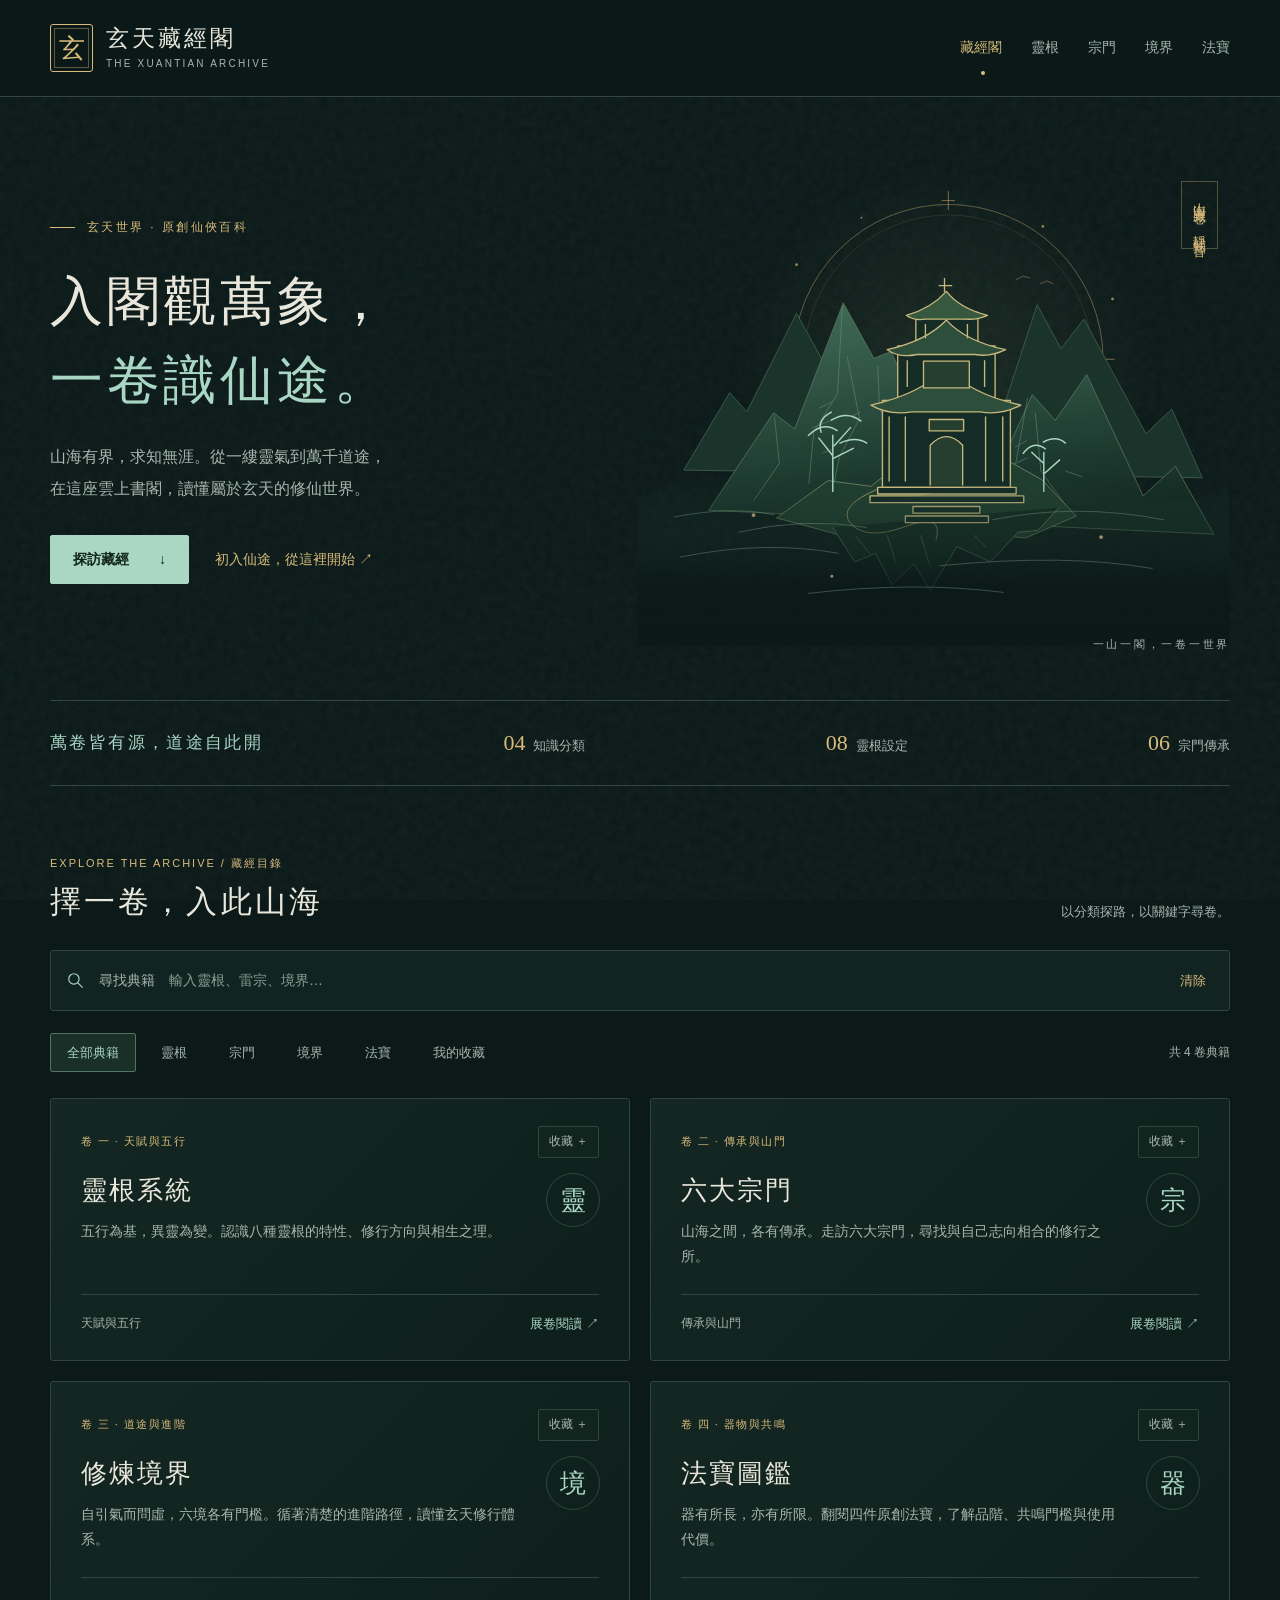
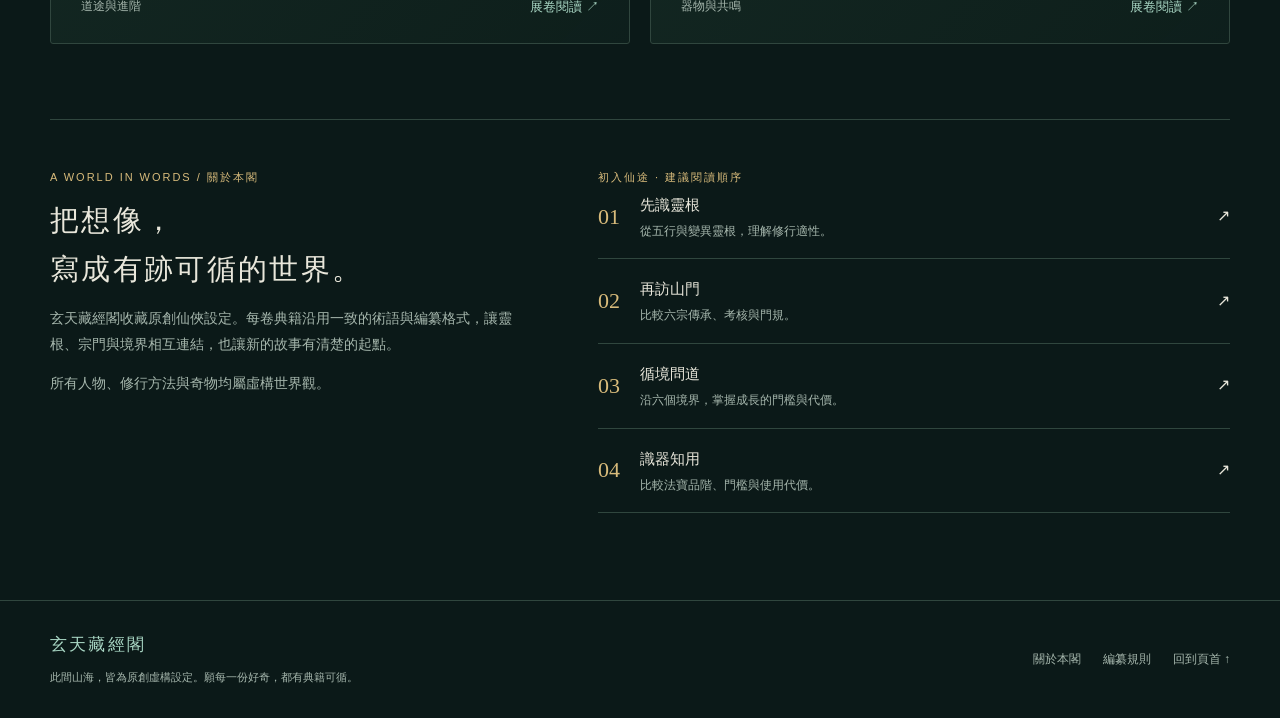
<file: index.html>
<!DOCTYPE html>
<html lang="zh-Hant">
<head>
  <meta charset="utf-8">
  <meta name="viewport" content="width=device-width, initial-scale=1">
  <title>修仙世界百科｜玄天藏經閣</title>
  <meta name="description" content="玄天藏經閣是一個原創虛構仙俠百科，從靈根、宗門到修煉境界，以典籍串起玄天世界。">
  <meta name="theme-color" content="#0b1918">
  <link rel="icon" href="assets/favicon.svg" type="image/svg+xml">
  <link rel="stylesheet" href="assets/style.css">
  <script src="assets/catalog.js" defer></script>
  <script src="assets/site.js" defer></script>
</head>
<body id="top" data-page="home">
  <a class="skip-link" href="#main">跳至主要內容</a>
  <header class="site-header">
    <div class="wrap header-inner">
      <a class="brand" href="index.html" aria-label="玄天藏經閣首頁">
        <span class="brand-seal" aria-hidden="true">玄</span>
        <span><span class="brand-name">玄天藏經閣</span><span class="brand-caption">The Xuantian Archive</span></span>
      </a>
      <button class="menu-toggle" type="button" aria-expanded="false" aria-controls="site-nav">目錄 ☰</button>
      <nav class="site-nav" id="site-nav" aria-label="主要導覽">
        <a href="index.html" aria-current="page">藏經閣</a>
        <a href="pages/spirit-roots.html">靈根</a>
        <a href="pages/sects.html">宗門</a>
        <a href="pages/cultivation.html">境界</a>
        <a href="pages/artifacts.html">法寶</a>
      </nav>
    </div>
  </header>
  <main id="main" class="wrap">
    <section class="hero" aria-labelledby="hero-title">
      <div class="hero-copy">
        <div class="eyebrow">玄天世界 · 原創仙俠百科</div>
        <h1 id="hero-title">入閣觀萬象，<br><span>一卷識仙途。</span></h1>
        <p>山海有界，求知無涯。從一縷靈氣到萬千道途，<br>在這座雲上書閣，讀懂屬於玄天的修仙世界。</p>
        <div class="hero-actions"><a class="button" href="#catalog">探訪藏經 <span aria-hidden="true">↓</span></a><a class="text-link" href="#reading-path">初入仙途，從這裡開始 ↗</a></div>
      </div>
      <figure class="hero-art"><img src="assets/landscape.svg" width="620" height="520" alt="金色圓月下，玄天藏經閣矗立在青山雲海之間"><span class="hero-stamp" aria-hidden="true">山海藏卷 · 靜候知音</span><figcaption>一山一閣，一卷一世界</figcaption></figure>
    </section>
    <div class="archive-strip" aria-label="典籍概要"><span class="strip-title">萬卷皆有源，道途自此開</span><p><strong id="category-total">04</strong>知識分類</p><p><strong>08</strong>靈根設定</p><p><strong>06</strong>宗門傳承</p></div>
    <section id="catalog" class="section" aria-labelledby="catalog-title">
      <div class="section-heading"><div><span class="section-label">Explore the archive / 藏經目錄</span><h2 id="catalog-title">擇一卷，入此山海</h2></div><p>以分類探路，以關鍵字尋卷。</p></div>
      <div id="search-tools" hidden>
        <div class="search-box"><svg class="search-icon" viewBox="0 0 24 24" fill="none" stroke="currentColor" stroke-width="1.5" aria-hidden="true"><circle cx="10" cy="10" r="6.5"/><path d="m15 15 6 6"/></svg><label for="archive-search">尋找典籍</label><input id="archive-search" type="search" placeholder="輸入靈根、雷宗、境界…" autocomplete="off"><button id="clear-search" class="clear-search" type="button">清除</button></div>
        <div class="filter-row"><div class="filters" role="group" aria-label="典籍分類"><button type="button" class="filter-button" data-filter="all" aria-pressed="true">全部典籍</button><button type="button" class="filter-button" data-filter="roots" aria-pressed="false">靈根</button><button type="button" class="filter-button" data-filter="sects" aria-pressed="false">宗門</button><button type="button" class="filter-button" data-filter="realms" aria-pressed="false">境界</button><button type="button" class="filter-button" data-filter="artifacts" aria-pressed="false">法寶</button><button type="button" class="filter-button" data-filter="saved" aria-pressed="false">我的收藏</button></div><p id="result-count" class="result-count" aria-live="polite">共 4 卷典籍</p></div>
      </div>
      <noscript><p class="noscript-note">下方可直接閱讀全部典籍。啟用 JavaScript 後可使用搜尋、分類與本機收藏。</p></noscript>
      <div id="catalog-grid" class="catalog-grid">
        <article class="catalog-card" data-id="spirit-roots" data-category="roots">
          <div class="card-top"><span class="card-volume">卷 一 · 天賦與五行</span><button class="save-button" type="button" aria-label="收藏靈根系統" aria-pressed="false" hidden>收藏 ＋</button></div>
          <span class="card-symbol" aria-hidden="true">靈</span>
          <h3><a href="pages/spirit-roots.html">靈根系統</a></h3>
          <p>五行為基，異靈為變。認識八種靈根的特性、修行方向與相生之理。</p>
          <div class="card-bottom"><span class="card-tag">天賦與五行</span><a class="card-read" href="pages/spirit-roots.html" aria-label="閱讀靈根系統">展卷閱讀 ↗</a></div>
        </article>
        <article class="catalog-card" data-id="sects" data-category="sects">
          <div class="card-top"><span class="card-volume">卷 二 · 傳承與山門</span><button class="save-button" type="button" aria-label="收藏六大宗門" aria-pressed="false" hidden>收藏 ＋</button></div>
          <span class="card-symbol" aria-hidden="true">宗</span>
          <h3><a href="pages/sects.html">六大宗門</a></h3>
          <p>山海之間，各有傳承。走訪六大宗門，尋找與自己志向相合的修行之所。</p>
          <div class="card-bottom"><span class="card-tag">傳承與山門</span><a class="card-read" href="pages/sects.html" aria-label="閱讀六大宗門">展卷閱讀 ↗</a></div>
        </article>
        <article class="catalog-card" data-id="cultivation" data-category="realms">
          <div class="card-top"><span class="card-volume">卷 三 · 道途與進階</span><button class="save-button" type="button" aria-label="收藏修煉境界" aria-pressed="false" hidden>收藏 ＋</button></div>
          <span class="card-symbol" aria-hidden="true">境</span>
          <h3><a href="pages/cultivation.html">修煉境界</a></h3>
          <p>自引氣而問虛，六境各有門檻。循著清楚的進階路徑，讀懂玄天修行體系。</p>
          <div class="card-bottom"><span class="card-tag">道途與進階</span><a class="card-read" href="pages/cultivation.html" aria-label="閱讀修煉境界">展卷閱讀 ↗</a></div>
        </article>
        <article class="catalog-card" data-id="artifacts" data-category="artifacts">
          <div class="card-top"><span class="card-volume">卷 四 · 器物與共鳴</span><button class="save-button" type="button" aria-label="收藏法寶圖鑑" aria-pressed="false" hidden>收藏 ＋</button></div>
          <span class="card-symbol" aria-hidden="true">器</span>
          <h3><a href="pages/artifacts.html">法寶圖鑑</a></h3>
          <p>器有所長，亦有所限。翻閱四件原創法寶，了解品階、共鳴門檻與使用代價。</p>
          <div class="card-bottom"><span class="card-tag">器物與共鳴</span><a class="card-read" href="pages/artifacts.html" aria-label="閱讀法寶圖鑑">展卷閱讀 ↗</a></div>
        </article>
      </div>
      <p id="empty-state" class="empty-state" hidden></p><p id="storage-status" class="storage-status" role="status"></p>
    </section>
    <section id="about" class="section intro-grid" aria-labelledby="about-title">
      <div><span class="section-label">A world in words / 關於本閣</span><h2 id="about-title">把想像，<br>寫成有跡可循的世界。</h2><p>玄天藏經閣收藏原創仙俠設定。每卷典籍沿用一致的術語與編纂格式，讓靈根、宗門與境界相互連結，也讓新的故事有清楚的起點。</p><p>所有人物、修行方法與奇物均屬虛構世界觀。</p></div>
      <div id="reading-path"><span class="section-label">初入仙途 · 建議閱讀順序</span><ol class="reading-path"><li><span class="step">01</span><a href="pages/spirit-roots.html">先識靈根<small>從五行與變異靈根，理解修行適性。</small></a><span aria-hidden="true">↗</span></li><li><span class="step">02</span><a href="pages/sects.html">再訪山門<small>比較六宗傳承、考核與門規。</small></a><span aria-hidden="true">↗</span></li><li><span class="step">03</span><a href="pages/cultivation.html">循境問道<small>沿六個境界，掌握成長的門檻與代價。</small></a><span aria-hidden="true">↗</span></li><li><span class="step">04</span><a href="pages/artifacts.html">識器知用<small>比較法寶品階、門檻與使用代價。</small></a><span aria-hidden="true">↗</span></li></ol></div>
    </section>
  </main>
  <footer class="site-footer">
    <div class="wrap footer-inner">
      <div><span class="footer-brand">玄天藏經閣</span><p>此間山海，皆為原創虛構設定。願每一份好奇，都有典籍可循。</p></div>
      <div class="footer-links"><a href="index.html#about">關於本閣</a><a href="AGENTS.md">編纂規則</a><a href="#top">回到頁首 ↑</a></div>
    </div>
  </footer>
</body>
</html>
</file>
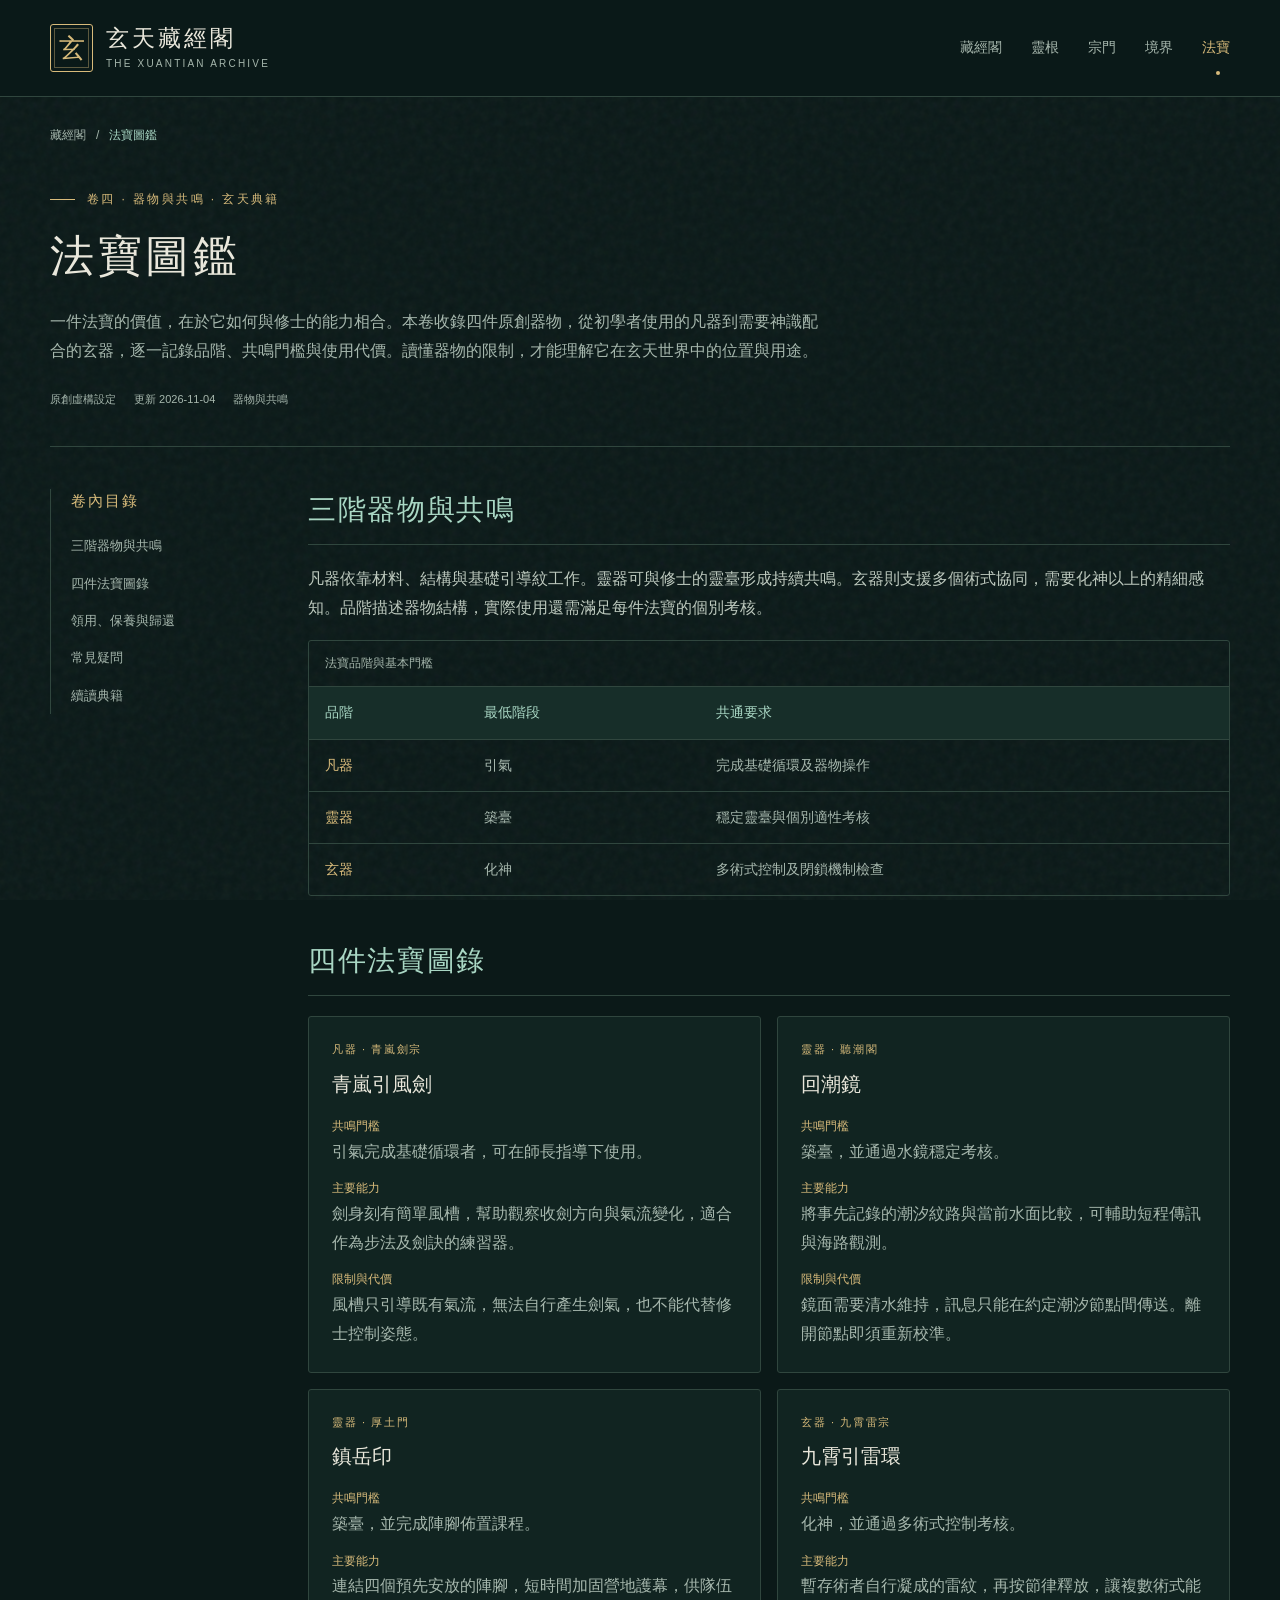
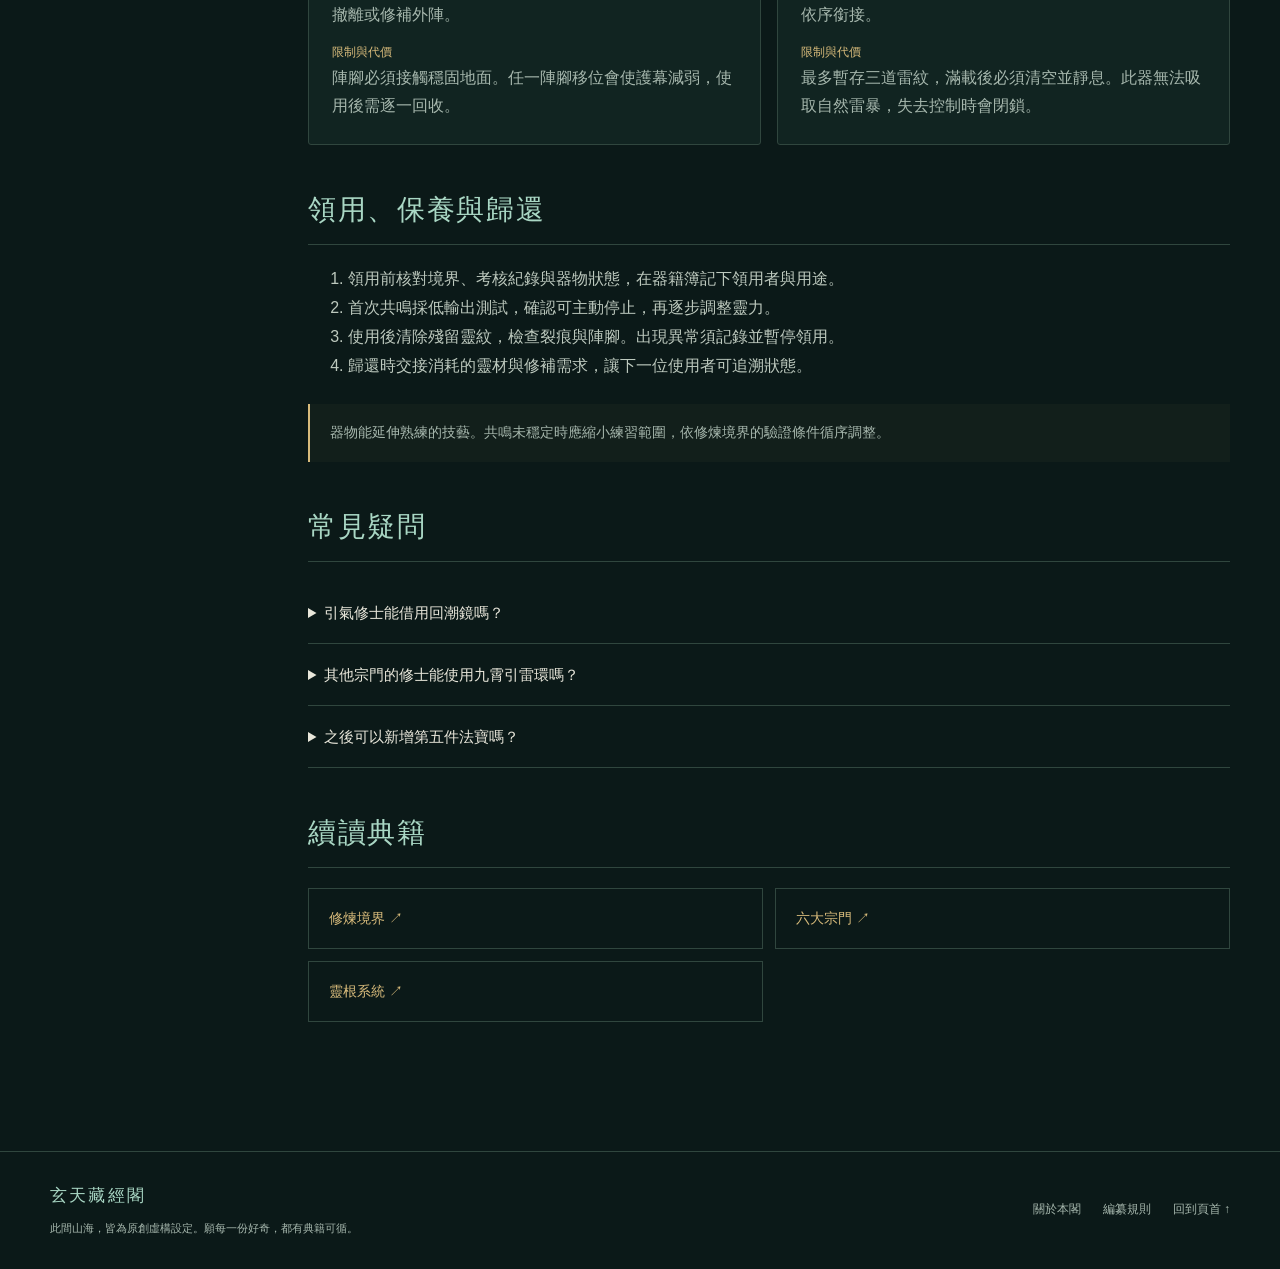
<file: pages/artifacts.html>
<!DOCTYPE html>
<html lang="zh-Hant">
<head>
  <meta charset="utf-8">
  <meta name="viewport" content="width=device-width, initial-scale=1">
  <title>法寶圖鑑｜玄天藏經閣</title>
  <meta name="description" content="玄天世界四件原創法寶，包含品階、使用門檻、能力、限制與關聯宗門。">
  <meta name="theme-color" content="#0b1918">
  <link rel="icon" href="../assets/favicon.svg" type="image/svg+xml">
  <link rel="stylesheet" href="../assets/style.css">
  <script src="../assets/catalog.js" defer></script>
  <script src="../assets/site.js" defer></script>
</head>
<body id="top" data-page="artifacts">
  <a class="skip-link" href="#main">跳至主要內容</a>
  <header class="site-header">
    <div class="wrap header-inner">
      <a class="brand" href="../index.html" aria-label="玄天藏經閣首頁">
        <span class="brand-seal" aria-hidden="true">玄</span>
        <span><span class="brand-name">玄天藏經閣</span><span class="brand-caption">The Xuantian Archive</span></span>
      </a>
      <button class="menu-toggle" type="button" aria-expanded="false" aria-controls="site-nav">目錄 ☰</button>
      <nav class="site-nav" id="site-nav" aria-label="主要導覽">
        <a href="../index.html">藏經閣</a>
        <a href="../pages/spirit-roots.html">靈根</a>
        <a href="../pages/sects.html">宗門</a>
        <a href="../pages/cultivation.html">境界</a>
        <a href="../pages/artifacts.html" aria-current="page">法寶</a>
      </nav>
    </div>
  </header>
  <main id="main" class="wrap">
    <nav class="breadcrumb" aria-label="麵包屑"><a href="../index.html">藏經閣</a><span aria-hidden="true">/</span><span aria-current="page">法寶圖鑑</span></nav>
    <article>
      <header class="article-header"><div class="eyebrow">卷四 · 器物與共鳴 · 玄天典籍</div><h1>法寶圖鑑</h1><p class="article-lead">一件法寶的價值，在於它如何與修士的能力相合。本卷收錄四件原創器物，從初學者使用的凡器到需要神識配合的玄器，逐一記錄品階、共鳴門檻與使用代價。讀懂器物的限制，才能理解它在玄天世界中的位置與用途。</p><div class="article-meta"><span>原創虛構設定</span><span>更新 <time datetime="2026-11-04">2026-11-04</time></span><span>器物與共鳴</span></div></header>
      <div class="article-layout">
        <nav class="article-toc" aria-label="本文目錄"><h2>卷內目錄</h2><ol>
          <li><a href="#ranks">三階器物與共鳴</a></li>
          <li><a href="#collection">四件法寶圖錄</a></li>
          <li><a href="#care">領用、保養與歸還</a></li>
          <li><a href="#faq">常見疑問</a></li>
          <li><a href="#related">續讀典籍</a></li>
        </ol></nav>
        <div class="article-body">
          <section id="ranks"><h2>三階器物與共鳴</h2>
<p>凡器依靠材料、結構與基礎引導紋工作。靈器可與修士的靈臺形成持續共鳴。玄器則支援多個術式協同，需要化神以上的精細感知。品階描述器物結構，實際使用還需滿足每件法寶的個別考核。</p><div class="table-wrap"><table><caption>法寶品階與基本門檻</caption><thead><tr><th scope="col">品階</th><th scope="col">最低階段</th><th scope="col">共通要求</th></tr></thead><tbody><tr><th scope="row">凡器</th><td>引氣</td><td>完成基礎循環及器物操作</td></tr><tr><th scope="row">靈器</th><td>築臺</td><td>穩定靈臺與個別適性考核</td></tr><tr><th scope="row">玄器</th><td>化神</td><td>多術式控制及閉鎖機制檢查</td></tr></tbody></table></div>
          </section>
          <section id="collection"><h2>四件法寶圖錄</h2>
<div class="info-grid"><div class="info-card"><span class="overline">凡器 · 青嵐劍宗</span><h3>青嵐引風劍</h3><dl><dt>共鳴門檻</dt><dd>引氣完成基礎循環者，可在師長指導下使用。</dd><dt>主要能力</dt><dd>劍身刻有簡單風槽，幫助觀察收劍方向與氣流變化，適合作為步法及劍訣的練習器。</dd><dt>限制與代價</dt><dd>風槽只引導既有氣流，無法自行產生劍氣，也不能代替修士控制姿態。</dd></dl></div><div class="info-card"><span class="overline">靈器 · 聽潮閣</span><h3>回潮鏡</h3><dl><dt>共鳴門檻</dt><dd>築臺，並通過水鏡穩定考核。</dd><dt>主要能力</dt><dd>將事先記錄的潮汐紋路與當前水面比較，可輔助短程傳訊與海路觀測。</dd><dt>限制與代價</dt><dd>鏡面需要清水維持，訊息只能在約定潮汐節點間傳送。離開節點即須重新校準。</dd></dl></div><div class="info-card"><span class="overline">靈器 · 厚土門</span><h3>鎮岳印</h3><dl><dt>共鳴門檻</dt><dd>築臺，並完成陣腳佈置課程。</dd><dt>主要能力</dt><dd>連結四個預先安放的陣腳，短時間加固營地護幕，供隊伍撤離或修補外陣。</dd><dt>限制與代價</dt><dd>陣腳必須接觸穩固地面。任一陣腳移位會使護幕減弱，使用後需逐一回收。</dd></dl></div><div class="info-card"><span class="overline">玄器 · 九霄雷宗</span><h3>九霄引雷環</h3><dl><dt>共鳴門檻</dt><dd>化神，並通過多術式控制考核。</dd><dt>主要能力</dt><dd>暫存術者自行凝成的雷紋，再按節律釋放，讓複數術式能依序銜接。</dd><dt>限制與代價</dt><dd>最多暫存三道雷紋，滿載後必須清空並靜息。此器無法吸取自然雷暴，失去控制時會閉鎖。</dd></dl></div></div>
          </section>
          <section id="care"><h2>領用、保養與歸還</h2>
<ol><li>領用前核對境界、考核紀錄與器物狀態，在器籍簿記下領用者與用途。</li><li>首次共鳴採低輸出測試，確認可主動停止，再逐步調整靈力。</li><li>使用後清除殘留靈紋，檢查裂痕與陣腳。出現異常須記錄並暫停領用。</li><li>歸還時交接消耗的靈材與修補需求，讓下一位使用者可追溯狀態。</li></ol><div class="note">器物能延伸熟練的技藝。共鳴未穩定時應縮小練習範圍，依修煉境界的驗證條件循序調整。</div>
          </section>
          <section id="faq"><h2>常見疑問</h2>
<details><summary>引氣修士能借用回潮鏡嗎？</summary><p>可以在不啟動靈紋的情況下觀察外形與保養方式。正式共鳴需要築臺及水鏡穩定考核，未達門檻時器物保持閉鎖。</p></details>
<details><summary>其他宗門的修士能使用九霄引雷環嗎？</summary><p>可在宗門借閱協議下申請，仍須達化神境界並通過多術式控制考核。非雷靈根者也必須證明能穩定凝成器物接受的雷紋。</p></details>
<details><summary>之後可以新增第五件法寶嗎？</summary><p>可以。沿用本頁圖錄欄位，補齊品階、宗門、門檻、能力與限制，再核對境界及宗門設定並更新修改紀錄。</p></details>
          </section>
          <section id="related"><h2>續讀典籍</h2><div class="related-links">
            <a href="cultivation.html">修煉境界 ↗</a>
            <a href="sects.html">六大宗門 ↗</a>
            <a href="spirit-roots.html">靈根系統 ↗</a>
          </div></section>
        </div>
      </div>
    </article>
  </main>
  <footer class="site-footer">
    <div class="wrap footer-inner">
      <div><span class="footer-brand">玄天藏經閣</span><p>此間山海，皆為原創虛構設定。願每一份好奇，都有典籍可循。</p></div>
      <div class="footer-links"><a href="../index.html#about">關於本閣</a><a href="../AGENTS.md">編纂規則</a><a href="#top">回到頁首 ↑</a></div>
    </div>
  </footer>
</body>
</html>
</file>
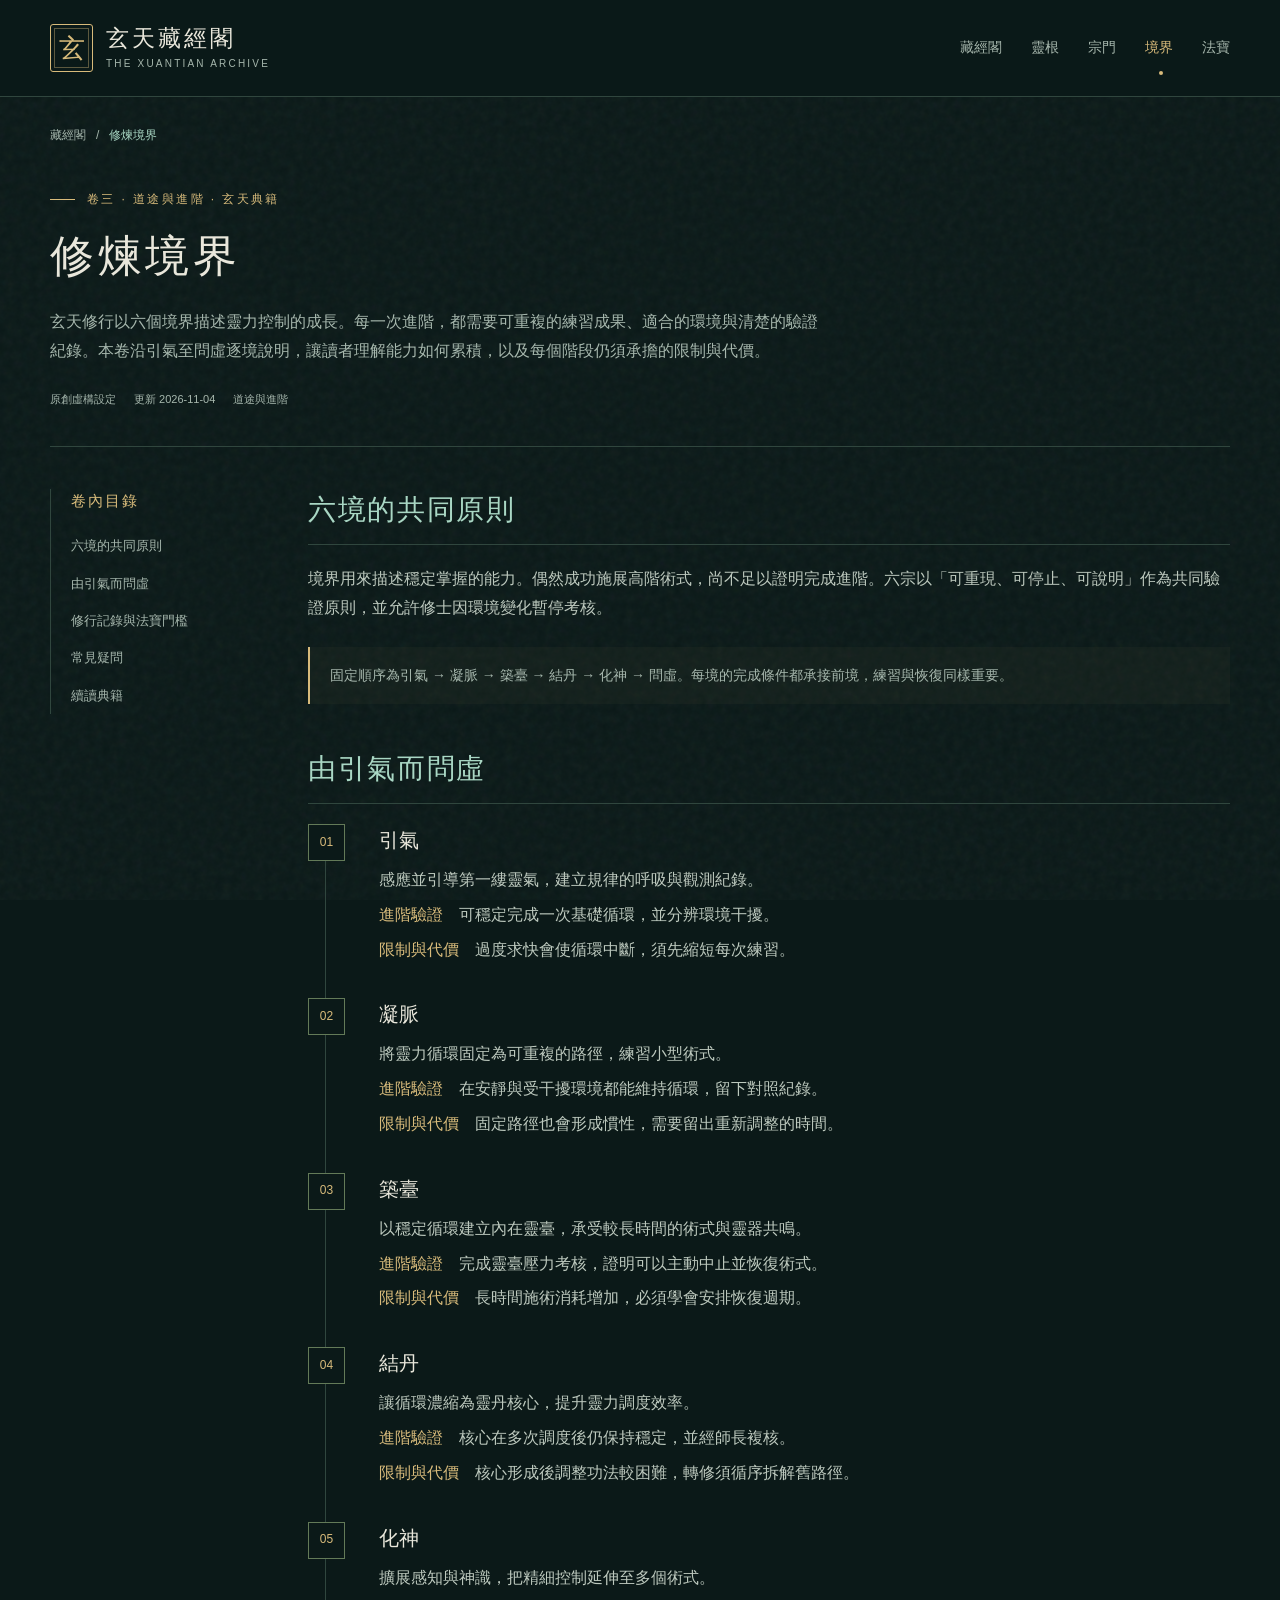
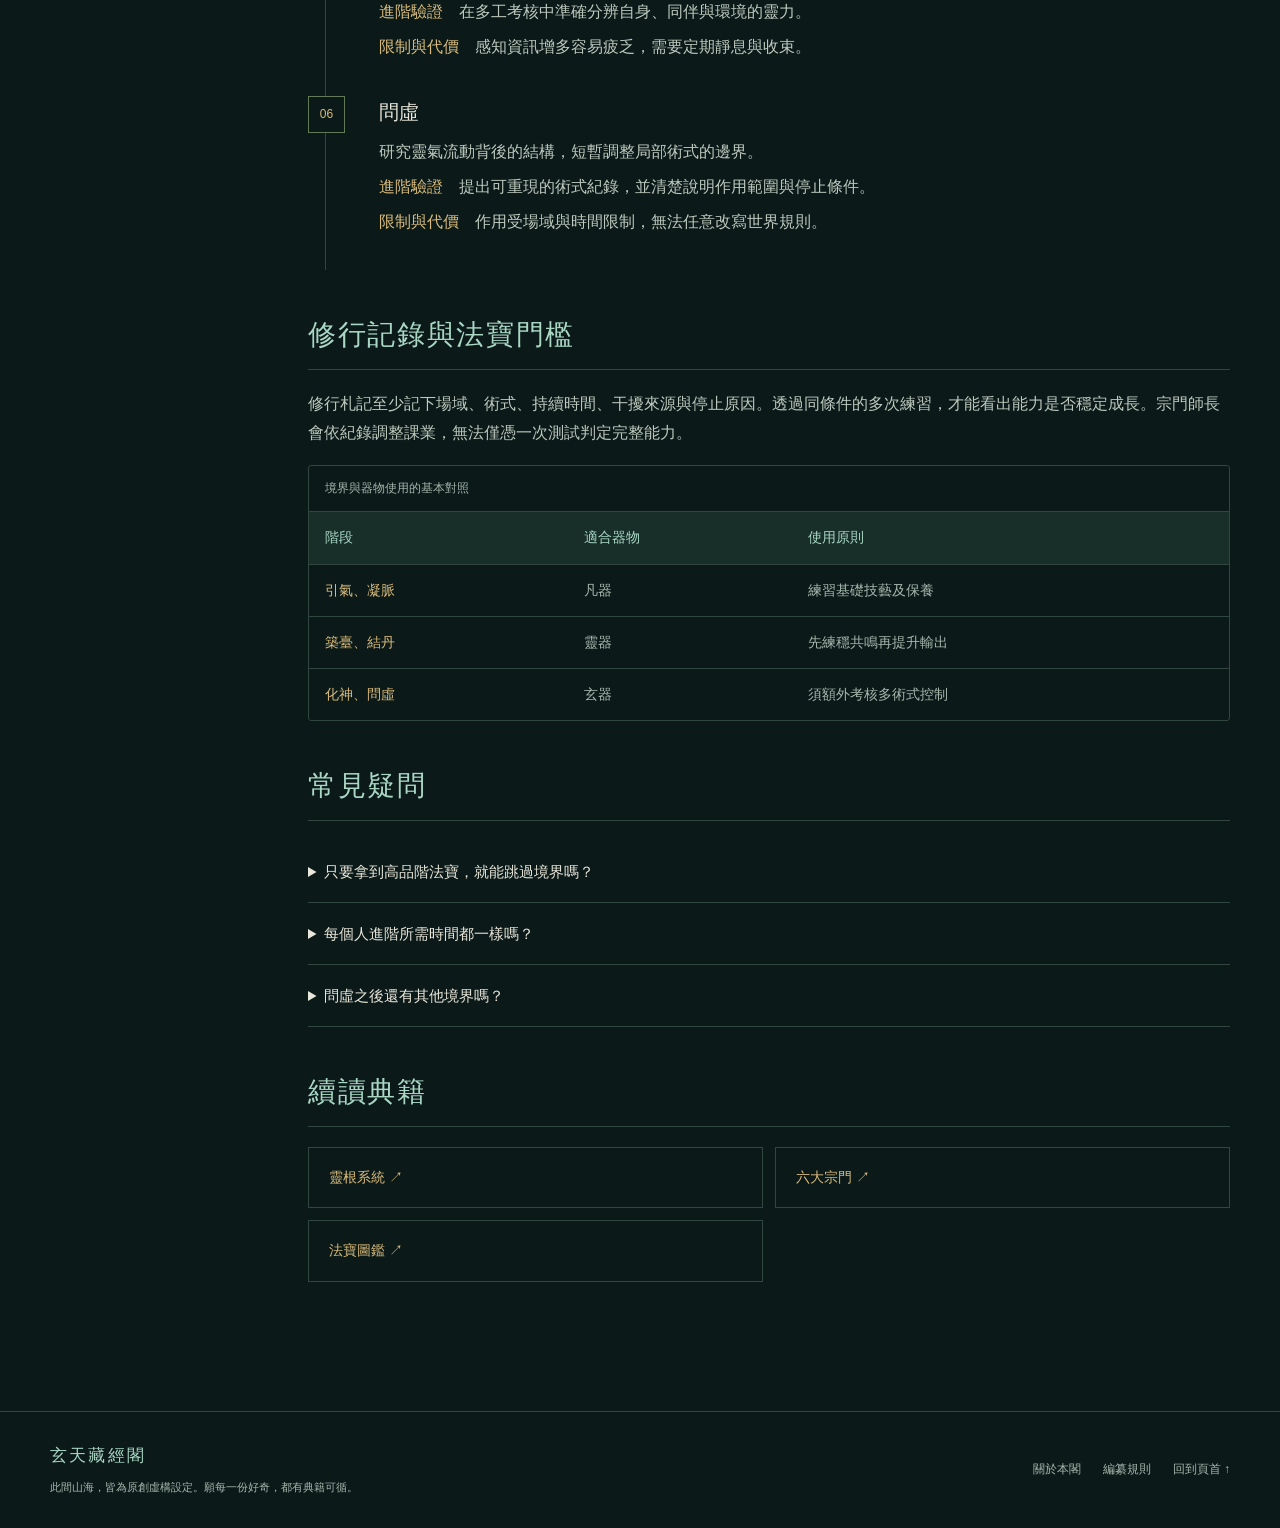
<file: pages/cultivation.html>
<!DOCTYPE html>
<html lang="zh-Hant">
<head>
  <meta charset="utf-8">
  <meta name="viewport" content="width=device-width, initial-scale=1">
  <title>修煉境界｜玄天藏經閣</title>
  <meta name="description" content="從引氣、凝脈、築臺到問虛，了解玄天世界六境的能力、門檻與代價。">
  <meta name="theme-color" content="#0b1918">
  <link rel="icon" href="../assets/favicon.svg" type="image/svg+xml">
  <link rel="stylesheet" href="../assets/style.css">
  <script src="../assets/catalog.js" defer></script>
  <script src="../assets/site.js" defer></script>
</head>
<body id="top" data-page="cultivation">
  <a class="skip-link" href="#main">跳至主要內容</a>
  <header class="site-header">
    <div class="wrap header-inner">
      <a class="brand" href="../index.html" aria-label="玄天藏經閣首頁">
        <span class="brand-seal" aria-hidden="true">玄</span>
        <span><span class="brand-name">玄天藏經閣</span><span class="brand-caption">The Xuantian Archive</span></span>
      </a>
      <button class="menu-toggle" type="button" aria-expanded="false" aria-controls="site-nav">目錄 ☰</button>
      <nav class="site-nav" id="site-nav" aria-label="主要導覽">
        <a href="../index.html">藏經閣</a>
        <a href="../pages/spirit-roots.html">靈根</a>
        <a href="../pages/sects.html">宗門</a>
        <a href="../pages/cultivation.html" aria-current="page">境界</a>
        <a href="../pages/artifacts.html">法寶</a>
      </nav>
    </div>
  </header>
  <main id="main" class="wrap">
    <nav class="breadcrumb" aria-label="麵包屑"><a href="../index.html">藏經閣</a><span aria-hidden="true">/</span><span aria-current="page">修煉境界</span></nav>
    <article>
      <header class="article-header"><div class="eyebrow">卷三 · 道途與進階 · 玄天典籍</div><h1>修煉境界</h1><p class="article-lead">玄天修行以六個境界描述靈力控制的成長。每一次進階，都需要可重複的練習成果、適合的環境與清楚的驗證紀錄。本卷沿引氣至問虛逐境說明，讓讀者理解能力如何累積，以及每個階段仍須承擔的限制與代價。</p><div class="article-meta"><span>原創虛構設定</span><span>更新 <time datetime="2026-11-04">2026-11-04</time></span><span>道途與進階</span></div></header>
      <div class="article-layout">
        <nav class="article-toc" aria-label="本文目錄"><h2>卷內目錄</h2><ol>
          <li><a href="#principles">六境的共同原則</a></li>
          <li><a href="#six-realms">由引氣而問虛</a></li>
          <li><a href="#practice">修行記錄與法寶門檻</a></li>
          <li><a href="#faq">常見疑問</a></li>
          <li><a href="#related">續讀典籍</a></li>
        </ol></nav>
        <div class="article-body">
          <section id="principles"><h2>六境的共同原則</h2>
<p>境界用來描述穩定掌握的能力。偶然成功施展高階術式，尚不足以證明完成進階。六宗以「可重現、可停止、可說明」作為共同驗證原則，並允許修士因環境變化暫停考核。</p><div class="note">固定順序為引氣 → 凝脈 → 築臺 → 結丹 → 化神 → 問虛。每境的完成條件都承接前境，練習與恢復同樣重要。</div>
          </section>
          <section id="six-realms"><h2>由引氣而問虛</h2>
<ol class="realm-list"><li><h3>引氣</h3><p>感應並引導第一縷靈氣，建立規律的呼吸與觀測紀錄。</p><p><strong>進階驗證</strong>　可穩定完成一次基礎循環，並分辨環境干擾。</p><p><strong>限制與代價</strong>　過度求快會使循環中斷，須先縮短每次練習。</p></li><li><h3>凝脈</h3><p>將靈力循環固定為可重複的路徑，練習小型術式。</p><p><strong>進階驗證</strong>　在安靜與受干擾環境都能維持循環，留下對照紀錄。</p><p><strong>限制與代價</strong>　固定路徑也會形成慣性，需要留出重新調整的時間。</p></li><li><h3>築臺</h3><p>以穩定循環建立內在靈臺，承受較長時間的術式與靈器共鳴。</p><p><strong>進階驗證</strong>　完成靈臺壓力考核，證明可以主動中止並恢復術式。</p><p><strong>限制與代價</strong>　長時間施術消耗增加，必須學會安排恢復週期。</p></li><li><h3>結丹</h3><p>讓循環濃縮為靈丹核心，提升靈力調度效率。</p><p><strong>進階驗證</strong>　核心在多次調度後仍保持穩定，並經師長複核。</p><p><strong>限制與代價</strong>　核心形成後調整功法較困難，轉修須循序拆解舊路徑。</p></li><li><h3>化神</h3><p>擴展感知與神識，把精細控制延伸至多個術式。</p><p><strong>進階驗證</strong>　在多工考核中準確分辨自身、同伴與環境的靈力。</p><p><strong>限制與代價</strong>　感知資訊增多容易疲乏，需要定期靜息與收束。</p></li><li><h3>問虛</h3><p>研究靈氣流動背後的結構，短暫調整局部術式的邊界。</p><p><strong>進階驗證</strong>　提出可重現的術式紀錄，並清楚說明作用範圍與停止條件。</p><p><strong>限制與代價</strong>　作用受場域與時間限制，無法任意改寫世界規則。</p></li></ol>
          </section>
          <section id="practice"><h2>修行記錄與法寶門檻</h2>
<p>修行札記至少記下場域、術式、持續時間、干擾來源與停止原因。透過同條件的多次練習，才能看出能力是否穩定成長。宗門師長會依紀錄調整課業，無法僅憑一次測試判定完整能力。</p><div class="table-wrap"><table><caption>境界與器物使用的基本對照</caption><thead><tr><th scope="col">階段</th><th scope="col">適合器物</th><th scope="col">使用原則</th></tr></thead><tbody><tr><th scope="row">引氣、凝脈</th><td>凡器</td><td>練習基礎技藝及保養</td></tr><tr><th scope="row">築臺、結丹</th><td>靈器</td><td>先練穩共鳴再提升輸出</td></tr><tr><th scope="row">化神、問虛</th><td>玄器</td><td>須額外考核多術式控制</td></tr></tbody></table></div>
          </section>
          <section id="faq"><h2>常見疑問</h2>
<details><summary>只要拿到高品階法寶，就能跳過境界嗎？</summary><p>法寶需要使用者提供穩定靈力。達不到共鳴門檻時，高品階器物會自行閉鎖，仍須完成前置修行。</p></details>
<details><summary>每個人進階所需時間都一樣嗎？</summary><p>不同。靈根、環境、傳承、可用時間與恢復情況都會影響進度，因此典籍以完成條件記錄境界。</p></details>
<details><summary>問虛之後還有其他境界嗎？</summary><p>目前版本只確立六境。更高境界尚未列入玄天世界正典，後續擴充須先更新規則並補齊代價與驗證方式。</p></details>
          </section>
          <section id="related"><h2>續讀典籍</h2><div class="related-links">
            <a href="spirit-roots.html">靈根系統 ↗</a>
            <a href="sects.html">六大宗門 ↗</a>
            <a href="artifacts.html">法寶圖鑑 ↗</a>
          </div></section>
        </div>
      </div>
    </article>
  </main>
  <footer class="site-footer">
    <div class="wrap footer-inner">
      <div><span class="footer-brand">玄天藏經閣</span><p>此間山海，皆為原創虛構設定。願每一份好奇，都有典籍可循。</p></div>
      <div class="footer-links"><a href="../index.html#about">關於本閣</a><a href="../AGENTS.md">編纂規則</a><a href="#top">回到頁首 ↑</a></div>
    </div>
  </footer>
</body>
</html>
</file>
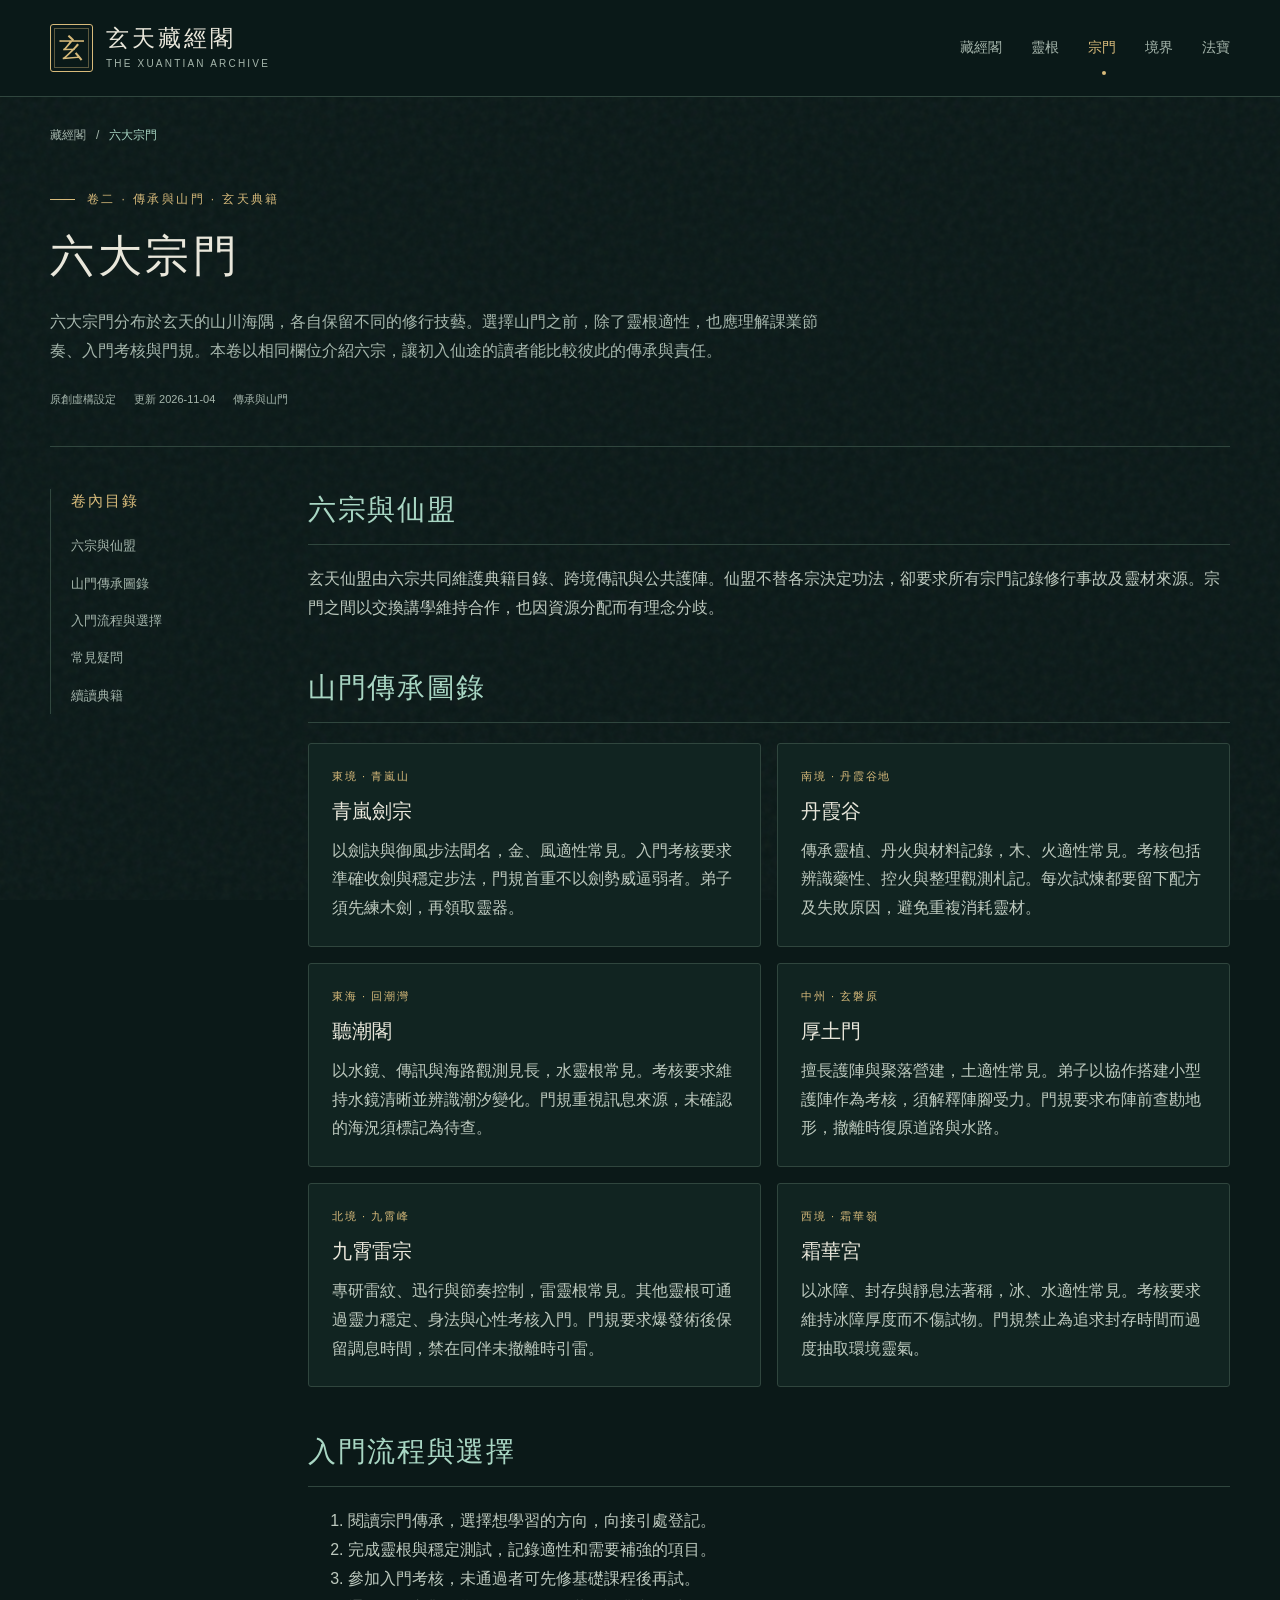
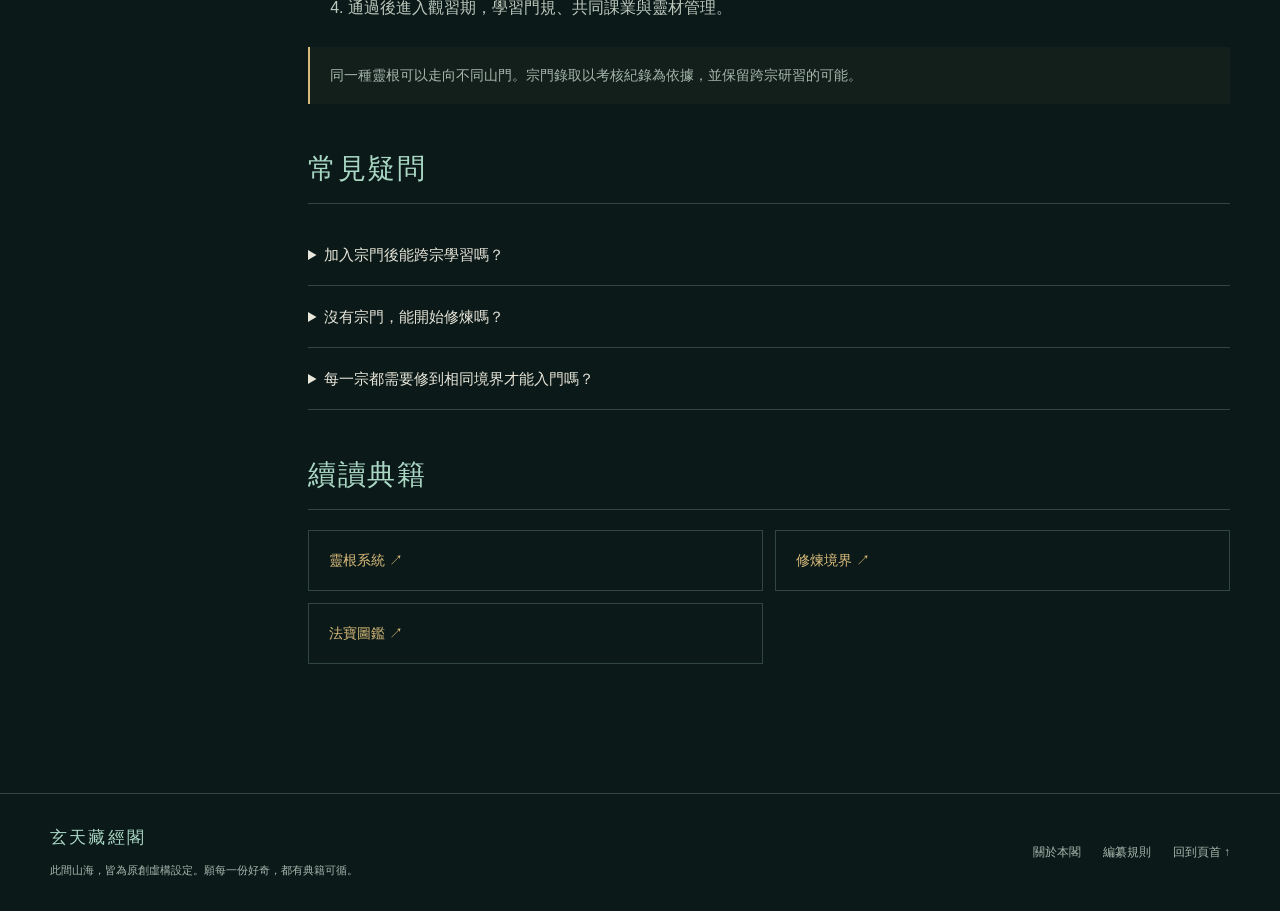
<file: pages/sects.html>
<!DOCTYPE html>
<html lang="zh-Hant">
<head>
  <meta charset="utf-8">
  <meta name="viewport" content="width=device-width, initial-scale=1">
  <title>六大宗門｜玄天藏經閣</title>
  <meta name="description" content="比較玄天世界六大宗門的地理、傳承、考核與門規。">
  <meta name="theme-color" content="#0b1918">
  <link rel="icon" href="../assets/favicon.svg" type="image/svg+xml">
  <link rel="stylesheet" href="../assets/style.css">
  <script src="../assets/catalog.js" defer></script>
  <script src="../assets/site.js" defer></script>
</head>
<body id="top" data-page="sects">
  <a class="skip-link" href="#main">跳至主要內容</a>
  <header class="site-header">
    <div class="wrap header-inner">
      <a class="brand" href="../index.html" aria-label="玄天藏經閣首頁">
        <span class="brand-seal" aria-hidden="true">玄</span>
        <span><span class="brand-name">玄天藏經閣</span><span class="brand-caption">The Xuantian Archive</span></span>
      </a>
      <button class="menu-toggle" type="button" aria-expanded="false" aria-controls="site-nav">目錄 ☰</button>
      <nav class="site-nav" id="site-nav" aria-label="主要導覽">
        <a href="../index.html">藏經閣</a>
        <a href="../pages/spirit-roots.html">靈根</a>
        <a href="../pages/sects.html" aria-current="page">宗門</a>
        <a href="../pages/cultivation.html">境界</a>
        <a href="../pages/artifacts.html">法寶</a>
      </nav>
    </div>
  </header>
  <main id="main" class="wrap">
    <nav class="breadcrumb" aria-label="麵包屑"><a href="../index.html">藏經閣</a><span aria-hidden="true">/</span><span aria-current="page">六大宗門</span></nav>
    <article>
      <header class="article-header"><div class="eyebrow">卷二 · 傳承與山門 · 玄天典籍</div><h1>六大宗門</h1><p class="article-lead">六大宗門分布於玄天的山川海隅，各自保留不同的修行技藝。選擇山門之前，除了靈根適性，也應理解課業節奏、入門考核與門規。本卷以相同欄位介紹六宗，讓初入仙途的讀者能比較彼此的傳承與責任。</p><div class="article-meta"><span>原創虛構設定</span><span>更新 <time datetime="2026-11-04">2026-11-04</time></span><span>傳承與山門</span></div></header>
      <div class="article-layout">
        <nav class="article-toc" aria-label="本文目錄"><h2>卷內目錄</h2><ol>
          <li><a href="#overview">六宗與仙盟</a></li>
          <li><a href="#six-sects">山門傳承圖錄</a></li>
          <li><a href="#admission">入門流程與選擇</a></li>
          <li><a href="#faq">常見疑問</a></li>
          <li><a href="#related">續讀典籍</a></li>
        </ol></nav>
        <div class="article-body">
          <section id="overview"><h2>六宗與仙盟</h2>
<p>玄天仙盟由六宗共同維護典籍目錄、跨境傳訊與公共護陣。仙盟不替各宗決定功法，卻要求所有宗門記錄修行事故及靈材來源。宗門之間以交換講學維持合作，也因資源分配而有理念分歧。</p>
          </section>
          <section id="six-sects"><h2>山門傳承圖錄</h2>
<div class="info-grid">
<div class="info-card"><span class="overline">東境 · 青嵐山</span><h3>青嵐劍宗</h3><p>以劍訣與御風步法聞名，金、風適性常見。入門考核要求準確收劍與穩定步法，門規首重不以劍勢威逼弱者。弟子須先練木劍，再領取靈器。</p></div>
<div class="info-card"><span class="overline">南境 · 丹霞谷地</span><h3>丹霞谷</h3><p>傳承靈植、丹火與材料記錄，木、火適性常見。考核包括辨識藥性、控火與整理觀測札記。每次試煉都要留下配方及失敗原因，避免重複消耗靈材。</p></div>
<div class="info-card"><span class="overline">東海 · 回潮灣</span><h3>聽潮閣</h3><p>以水鏡、傳訊與海路觀測見長，水靈根常見。考核要求維持水鏡清晰並辨識潮汐變化。門規重視訊息來源，未確認的海況須標記為待查。</p></div>
<div class="info-card"><span class="overline">中州 · 玄磐原</span><h3>厚土門</h3><p>擅長護陣與聚落營建，土適性常見。弟子以協作搭建小型護陣作為考核，須解釋陣腳受力。門規要求布陣前查勘地形，撤離時復原道路與水路。</p></div>
<div class="info-card"><span class="overline">北境 · 九霄峰</span><h3>九霄雷宗</h3><p>專研雷紋、迅行與節奏控制，雷靈根常見。其他靈根可通過靈力穩定、身法與心性考核入門。門規要求爆發術後保留調息時間，禁在同伴未撤離時引雷。</p></div>
<div class="info-card"><span class="overline">西境 · 霜華嶺</span><h3>霜華宮</h3><p>以冰障、封存與靜息法著稱，冰、水適性常見。考核要求維持冰障厚度而不傷試物。門規禁止為追求封存時間而過度抽取環境靈氣。</p></div>
</div>
          </section>
          <section id="admission"><h2>入門流程與選擇</h2>
<ol><li>閱讀宗門傳承，選擇想學習的方向，向接引處登記。</li><li>完成靈根與穩定測試，記錄適性和需要補強的項目。</li><li>參加入門考核，未通過者可先修基礎課程後再試。</li><li>通過後進入觀習期，學習門規、共同課業與靈材管理。</li></ol><div class="note">同一種靈根可以走向不同山門。宗門錄取以考核紀錄為依據，並保留跨宗研習的可能。</div>
          </section>
          <section id="faq"><h2>常見疑問</h2>
<details><summary>加入宗門後能跨宗學習嗎？</summary><p>完成觀習期並得到雙方師長同意後，可參與交換講學。涉及宗門核心技藝的內容，仍依雙方約定記錄使用範圍。</p></details>
<details><summary>沒有宗門，能開始修煉嗎？</summary><p>散修可使用仙盟公開的引氣教材。進階功法需要可靠指導與適合環境，仙盟設有公開講學站供散修詢問。</p></details>
<details><summary>每一宗都需要修到相同境界才能入門嗎？</summary><p>六宗均設初學課程，通常從引氣開始。少數進階研習另有門檻，必須查看該課程的考核要求。</p></details>
          </section>
          <section id="related"><h2>續讀典籍</h2><div class="related-links">
            <a href="spirit-roots.html">靈根系統 ↗</a>
            <a href="cultivation.html">修煉境界 ↗</a>
            <a href="artifacts.html">法寶圖鑑 ↗</a>
          </div></section>
        </div>
      </div>
    </article>
  </main>
  <footer class="site-footer">
    <div class="wrap footer-inner">
      <div><span class="footer-brand">玄天藏經閣</span><p>此間山海，皆為原創虛構設定。願每一份好奇，都有典籍可循。</p></div>
      <div class="footer-links"><a href="../index.html#about">關於本閣</a><a href="../AGENTS.md">編纂規則</a><a href="#top">回到頁首 ↑</a></div>
    </div>
  </footer>
</body>
</html>
</file>
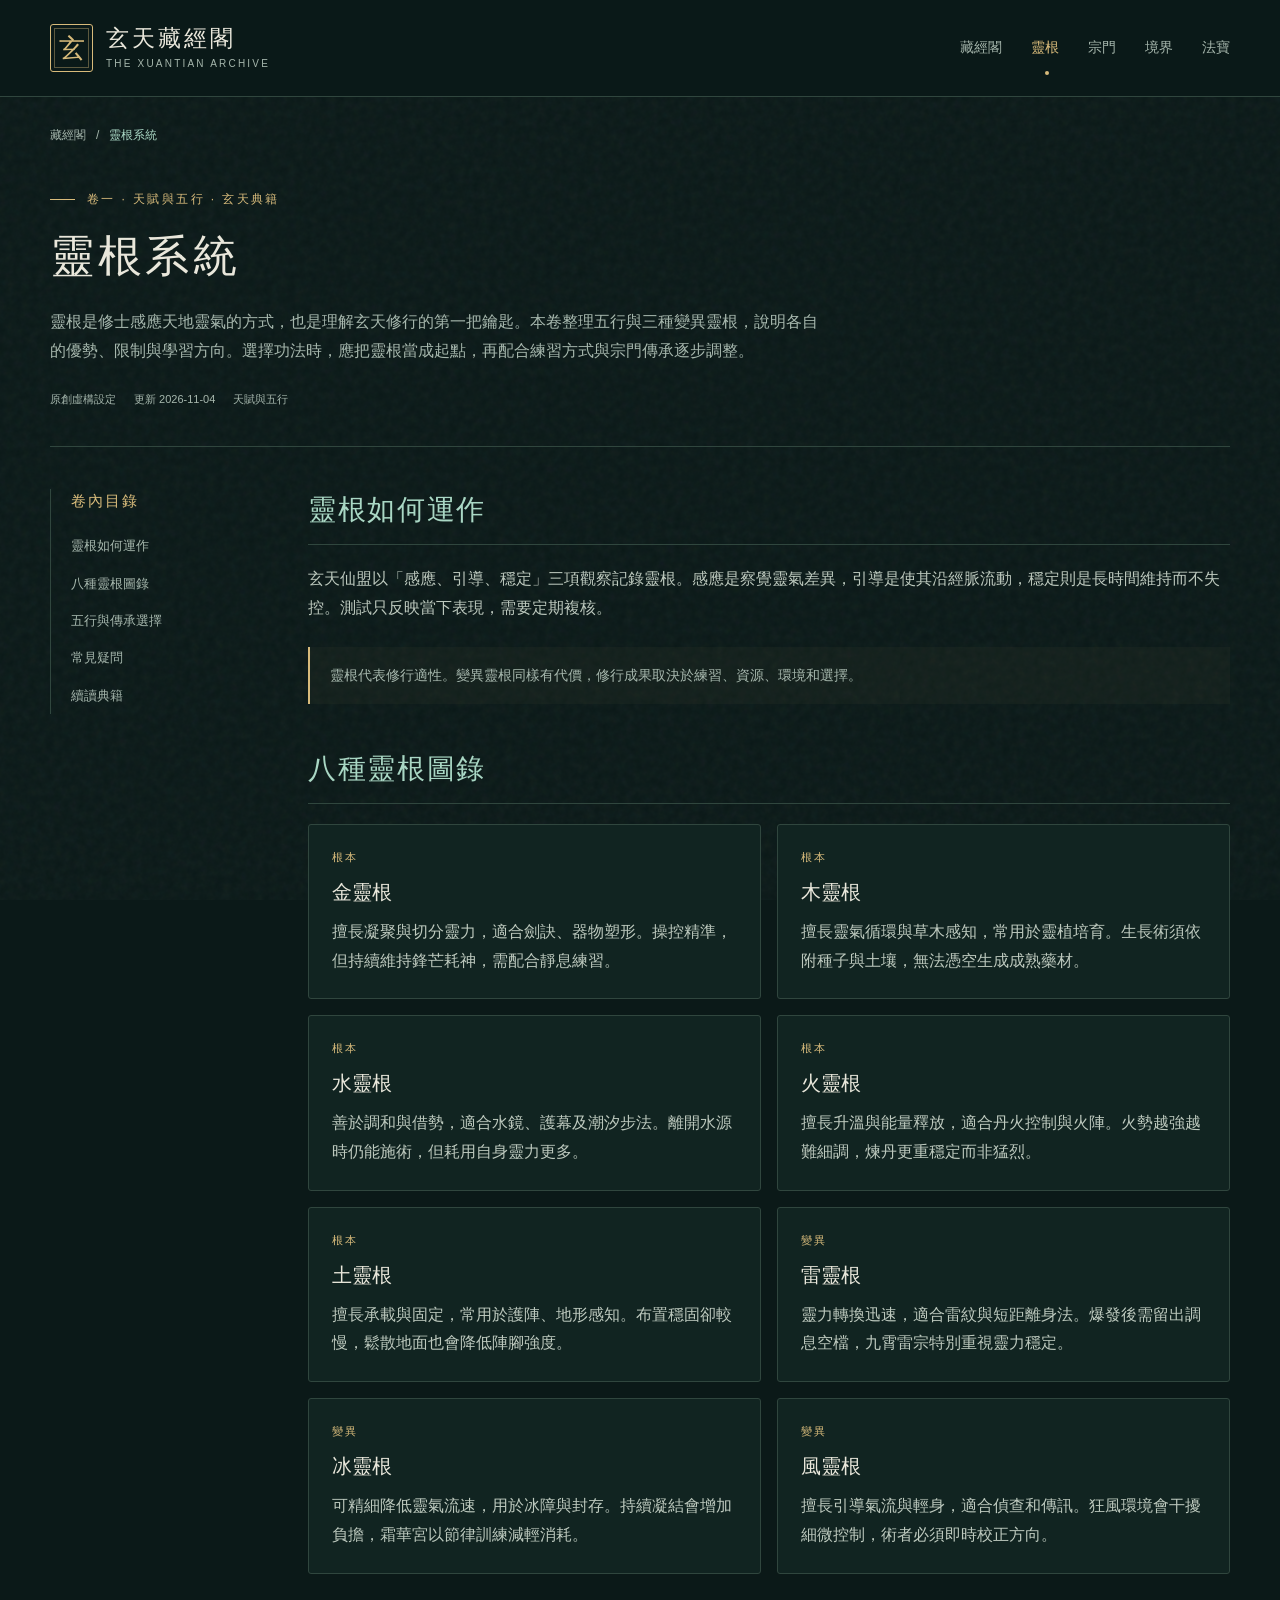
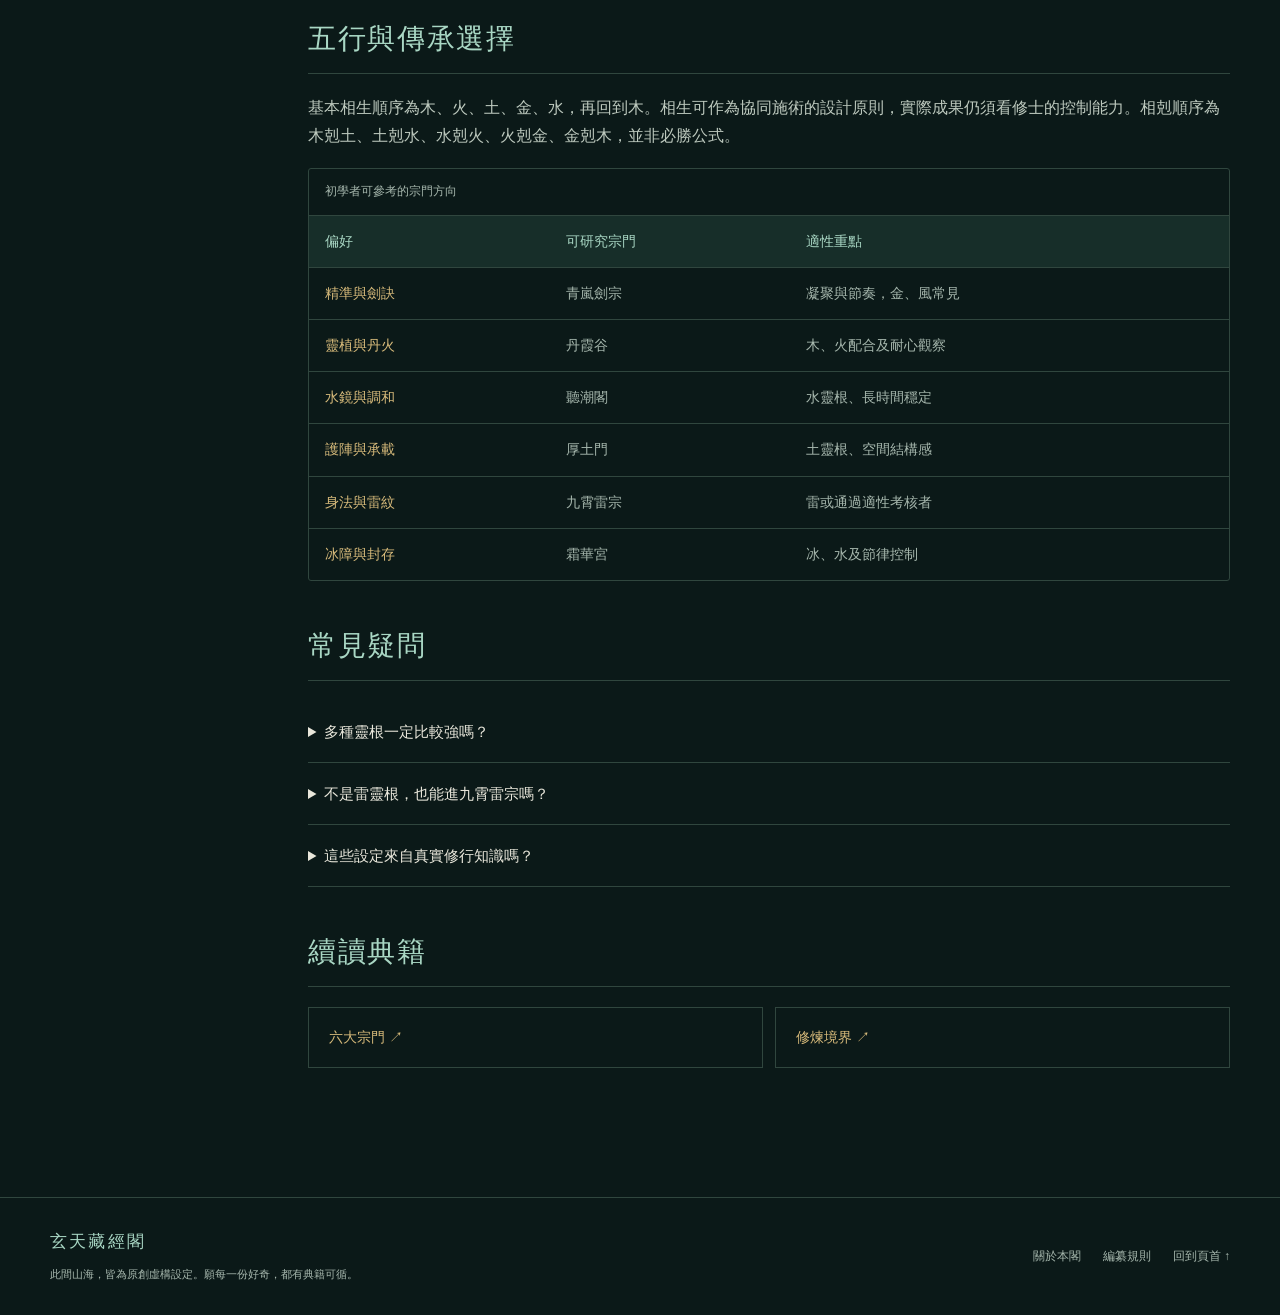
<file: pages/spirit-roots.html>
<!DOCTYPE html>
<html lang="zh-Hant">
<head>
  <meta charset="utf-8">
  <meta name="viewport" content="width=device-width, initial-scale=1">
  <title>靈根系統｜玄天藏經閣</title>
  <meta name="description" content="認識玄天世界八種靈根、五行相生，以及適性與宗門選擇。">
  <meta name="theme-color" content="#0b1918">
  <link rel="icon" href="../assets/favicon.svg" type="image/svg+xml">
  <link rel="stylesheet" href="../assets/style.css">
  <script src="../assets/catalog.js" defer></script>
  <script src="../assets/site.js" defer></script>
</head>
<body id="top" data-page="spirit-roots">
  <a class="skip-link" href="#main">跳至主要內容</a>
  <header class="site-header">
    <div class="wrap header-inner">
      <a class="brand" href="../index.html" aria-label="玄天藏經閣首頁">
        <span class="brand-seal" aria-hidden="true">玄</span>
        <span><span class="brand-name">玄天藏經閣</span><span class="brand-caption">The Xuantian Archive</span></span>
      </a>
      <button class="menu-toggle" type="button" aria-expanded="false" aria-controls="site-nav">目錄 ☰</button>
      <nav class="site-nav" id="site-nav" aria-label="主要導覽">
        <a href="../index.html">藏經閣</a>
        <a href="../pages/spirit-roots.html" aria-current="page">靈根</a>
        <a href="../pages/sects.html">宗門</a>
        <a href="../pages/cultivation.html">境界</a>
        <a href="../pages/artifacts.html">法寶</a>
      </nav>
    </div>
  </header>
  <main id="main" class="wrap">
    <nav class="breadcrumb" aria-label="麵包屑"><a href="../index.html">藏經閣</a><span aria-hidden="true">/</span><span aria-current="page">靈根系統</span></nav>
    <article>
      <header class="article-header"><div class="eyebrow">卷一 · 天賦與五行 · 玄天典籍</div><h1>靈根系統</h1><p class="article-lead">靈根是修士感應天地靈氣的方式，也是理解玄天修行的第一把鑰匙。本卷整理五行與三種變異靈根，說明各自的優勢、限制與學習方向。選擇功法時，應把靈根當成起點，再配合練習方式與宗門傳承逐步調整。</p><div class="article-meta"><span>原創虛構設定</span><span>更新 <time datetime="2026-11-04">2026-11-04</time></span><span>天賦與五行</span></div></header>
      <div class="article-layout">
        <nav class="article-toc" aria-label="本文目錄"><h2>卷內目錄</h2><ol>
          <li><a href="#principles">靈根如何運作</a></li>
          <li><a href="#eight-roots">八種靈根圖錄</a></li>
          <li><a href="#relationships">五行與傳承選擇</a></li>
          <li><a href="#faq">常見疑問</a></li>
          <li><a href="#related">續讀典籍</a></li>
        </ol></nav>
        <div class="article-body">
          <section id="principles"><h2>靈根如何運作</h2>
<p>玄天仙盟以「感應、引導、穩定」三項觀察記錄靈根。感應是察覺靈氣差異，引導是使其沿經脈流動，穩定則是長時間維持而不失控。測試只反映當下表現，需要定期複核。</p><div class="note">靈根代表修行適性。變異靈根同樣有代價，修行成果取決於練習、資源、環境和選擇。</div>
          </section>
          <section id="eight-roots"><h2>八種靈根圖錄</h2>
<div class="info-grid">
<div class="info-card"><span class="overline">根本</span><h3>金靈根</h3><p>擅長凝聚與切分靈力，適合劍訣、器物塑形。操控精準，但持續維持鋒芒耗神，需配合靜息練習。</p></div>
<div class="info-card"><span class="overline">根本</span><h3>木靈根</h3><p>擅長靈氣循環與草木感知，常用於靈植培育。生長術須依附種子與土壤，無法憑空生成成熟藥材。</p></div>
<div class="info-card"><span class="overline">根本</span><h3>水靈根</h3><p>善於調和與借勢，適合水鏡、護幕及潮汐步法。離開水源時仍能施術，但耗用自身靈力更多。</p></div>
<div class="info-card"><span class="overline">根本</span><h3>火靈根</h3><p>擅長升溫與能量釋放，適合丹火控制與火陣。火勢越強越難細調，煉丹更重穩定而非猛烈。</p></div>
<div class="info-card"><span class="overline">根本</span><h3>土靈根</h3><p>擅長承載與固定，常用於護陣、地形感知。布置穩固卻較慢，鬆散地面也會降低陣腳強度。</p></div>
<div class="info-card"><span class="overline">變異</span><h3>雷靈根</h3><p>靈力轉換迅速，適合雷紋與短距離身法。爆發後需留出調息空檔，九霄雷宗特別重視靈力穩定。</p></div>
<div class="info-card"><span class="overline">變異</span><h3>冰靈根</h3><p>可精細降低靈氣流速，用於冰障與封存。持續凝結會增加負擔，霜華宮以節律訓練減輕消耗。</p></div>
<div class="info-card"><span class="overline">變異</span><h3>風靈根</h3><p>擅長引導氣流與輕身，適合偵查和傳訊。狂風環境會干擾細微控制，術者必須即時校正方向。</p></div>
</div>
          </section>
          <section id="relationships"><h2>五行與傳承選擇</h2>
<p>基本相生順序為木、火、土、金、水，再回到木。相生可作為協同施術的設計原則，實際成果仍須看修士的控制能力。相剋順序為木剋土、土剋水、水剋火、火剋金、金剋木，並非必勝公式。</p><div class="table-wrap"><table><caption>初學者可參考的宗門方向</caption><thead><tr><th scope="col">偏好</th><th scope="col">可研究宗門</th><th scope="col">適性重點</th></tr></thead><tbody><tr><th scope="row">精準與劍訣</th><td>青嵐劍宗</td><td>凝聚與節奏，金、風常見</td></tr><tr><th scope="row">靈植與丹火</th><td>丹霞谷</td><td>木、火配合及耐心觀察</td></tr><tr><th scope="row">水鏡與調和</th><td>聽潮閣</td><td>水靈根、長時間穩定</td></tr><tr><th scope="row">護陣與承載</th><td>厚土門</td><td>土靈根、空間結構感</td></tr><tr><th scope="row">身法與雷紋</th><td>九霄雷宗</td><td>雷或通過適性考核者</td></tr><tr><th scope="row">冰障與封存</th><td>霜華宮</td><td>冰、水及節律控制</td></tr></tbody></table></div>
          </section>
          <section id="faq"><h2>常見疑問</h2>
<details><summary>多種靈根一定比較強嗎？</summary><p>多種適性提供較多組合，也增加切換與平衡的難度。初學者通常先練穩一條靈力路徑，再研究協同。</p></details>
<details><summary>不是雷靈根，也能進九霄雷宗嗎？</summary><p>可以。宗門接受其他靈根的修士通過靈力穩定、身法與心性考核後入門。</p></details>
<details><summary>這些設定來自真實修行知識嗎？</summary><p>本網站的靈根與修行體系皆為原創虛構世界觀，供創作與閱讀使用。</p></details>
          </section>
          <section id="related"><h2>續讀典籍</h2><div class="related-links">
            <a href="sects.html">六大宗門 ↗</a>
            <a href="cultivation.html">修煉境界 ↗</a>
          </div></section>
        </div>
      </div>
    </article>
  </main>
  <footer class="site-footer">
    <div class="wrap footer-inner">
      <div><span class="footer-brand">玄天藏經閣</span><p>此間山海，皆為原創虛構設定。願每一份好奇，都有典籍可循。</p></div>
      <div class="footer-links"><a href="../index.html#about">關於本閣</a><a href="../AGENTS.md">編纂規則</a><a href="#top">回到頁首 ↑</a></div>
    </div>
  </footer>
</body>
</html>
</file>
<file: assets/style.css>
:root {
  color-scheme: dark;
  --bg: #0b1918;
  --surface: #112421;
  --surface-raised: #172e29;
  --ink: #e9e7db;
  --muted: #a6b7ad;
  --jade: #a9d7c4;
  --gold: #d8bb7b;
  --line: #30463e;
  --serif: "Noto Serif TC", "Songti TC", "PMingLiU", serif;
  --sans: "Noto Sans TC", "Microsoft JhengHei", sans-serif;
}
* { box-sizing: border-box; }
html { scroll-behavior: smooth; scroll-padding-top: 110px; }
body { margin: 0; background: var(--bg); color: var(--ink); font: 16px/1.8 var(--sans); }
body::before { content: ""; position: fixed; inset: 0; pointer-events: none; z-index: -1; opacity: .14; background-image: url("data:image/svg+xml,%3Csvg viewBox='0 0 160 160' xmlns='http://www.w3.org/2000/svg'%3E%3Cfilter id='n'%3E%3CfeTurbulence type='fractalNoise' baseFrequency='.7' numOctaves='3' stitchTiles='stitch'/%3E%3C/filter%3E%3Cpath fill='%239ca68c' filter='url(%23n)' opacity='.35' d='M0 0h160v160H0z'/%3E%3C/svg%3E"); }
a { color: inherit; text-decoration: none; }
a:hover { color: var(--gold); }
button, input { font: inherit; }
button { cursor: pointer; }
button, a, input, summary { -webkit-tap-highlight-color: transparent; }
:focus-visible { outline: 2px solid var(--gold); outline-offset: 5px; }
[hidden] { display: none !important; }
::selection { background: #426253; color: #fff; }
.wrap { width: min(1180px, calc(100% - 64px)); margin-inline: auto; }
.skip-link { position: absolute; left: 24px; top: -80px; z-index: 20; padding: 10px 20px; background: var(--gold); color: var(--bg); }
.skip-link:focus { top: 10px; }
.site-header { position: relative; z-index: 10; border-bottom: 1px solid var(--line); background: #0b1918f5; }
.header-inner { min-height: 96px; display: flex; align-items: center; justify-content: space-between; gap: 24px; }
.brand { display: flex; align-items: center; gap: 13px; flex-shrink: 0; }
.brand-seal { display: grid; place-content: center; width: 43px; height: 48px; border: 1px solid var(--gold); color: var(--gold); font: 26px var(--serif); border-radius: 3px; position: relative; }
.brand-seal::after { content: ""; position: absolute; inset: 3px; border: 1px solid #d8bb7b66; }
.brand-name { display: block; font: 23px/1.4 var(--serif); letter-spacing: .13em; }
.brand-caption { display: block; color: var(--muted); font-size: 10px; letter-spacing: .22em; text-transform: uppercase; }
.site-nav { display: flex; align-items: center; gap: 29px; font-size: 14px; }
.site-nav a { padding-block: 34px; position: relative; white-space: nowrap; color: var(--muted); }
.site-nav a:hover, .site-nav a[aria-current] { color: var(--gold); }
.site-nav a[aria-current]::after { position: absolute; content: ""; bottom: 20px; left: 50%; width: 4px; height: 4px; border-radius: 50%; background: var(--gold); }
.menu-toggle { display: none; padding: 8px 14px; border: 1px solid var(--line); border-radius: 3px; background: var(--surface); color: var(--ink); }
.eyebrow { color: var(--gold); font-size: 12px; letter-spacing: .2em; display: flex; align-items: center; gap: 12px; }
.eyebrow::before { content: ""; width: 25px; height: 1px; background: var(--gold); }
.hero { display: grid; grid-template-columns: 1fr 1.05fr; align-items: center; min-height: 550px; position: relative; gap: 24px; padding-block: 52px 48px; }
.hero h1 { font: 53px/1.5 var(--serif); letter-spacing: .07em; margin: 23px 0 20px; font-weight: 500; }
.hero h1 span { color: var(--jade); }
.hero-copy > p { max-width: 440px; color: var(--muted); line-height: 2; margin-bottom: 30px; }
.hero-actions { display: flex; align-items: center; gap: 26px; flex-wrap: wrap; }
.button { display: inline-flex; align-items: center; justify-content: center; gap: 30px; padding: 11px 22px; background: var(--jade); border: 1px solid var(--jade); color: #10241c; border-radius: 2px; font-size: 14px; font-weight: 700; }
.button:hover { background: #c0e8d7; color: #10241c; }
.text-link { color: var(--gold); font-size: 14px; }
.hero-art { position: relative; margin: 0; }
.hero-art img { width: 100%; height: auto; display: block; }
.hero-art figcaption { font: 11px/1.5 var(--serif); color: var(--muted); letter-spacing: .25em; text-align: right; margin-top: -10px; }
.hero-stamp { position: absolute; right: 12px; top: 32px; writing-mode: vertical-rl; font: 13px/1.8 var(--serif); letter-spacing: .25em; color: var(--gold); border: 1px solid #d8bb7b55; padding: 10px 6px; }
.archive-strip { display: flex; align-items: center; justify-content: space-between; gap: 24px; border-block: 1px solid var(--line); padding: 22px 0; }
.archive-strip p { margin: 0; color: var(--muted); font-size: 13px; }
.archive-strip .strip-title { color: var(--jade); letter-spacing: .14em; font: 17px var(--serif); }
.archive-strip strong { color: var(--gold); font-family: var(--serif); font-size: 22px; margin-right: 8px; font-weight: 400; }
.section { padding-block: 62px; }
.section-heading { display: flex; justify-content: space-between; align-items: end; gap: 20px; margin-bottom: 26px; }
.section-heading h2 { margin: 4px 0 0; font: 31px/1.4 var(--serif); letter-spacing: .1em; font-weight: 500; }
.section-heading p { color: var(--muted); font-size: 13px; margin: 0; }
.section-label { color: var(--gold); font-size: 11px; text-transform: uppercase; letter-spacing: .18em; }
.search-box { display: flex; align-items: center; border: 1px solid var(--line); background: var(--surface); border-radius: 3px; padding: 8px 15px; gap: 14px; }
.search-box:focus-within { border-color: var(--jade); }
.search-icon { width: 19px; height: 19px; flex-shrink: 0; color: var(--jade); }
.search-box label { color: var(--muted); white-space: nowrap; font-size: 14px; }
.search-box input { width: 100%; background: transparent; border: 0; color: var(--ink); padding: 7px 0; min-width: 0; outline: none; }
.search-box input::placeholder { color: #8c9f93; font-size: 14px; }
.clear-search { border: 0; background: transparent; color: var(--gold); white-space: nowrap; padding: 4px 8px; font-size: 13px; }
.filter-row { display: flex; align-items: center; justify-content: space-between; gap: 15px; flex-wrap: wrap; margin: 22px 0 26px; }
.filters { display: flex; gap: 8px; flex-wrap: wrap; }
.filter-button { padding: 7px 16px; font-size: 13px; color: var(--muted); background: transparent; border: 1px solid transparent; border-radius: 2px; }
.filter-button:hover { color: var(--jade); border-color: var(--line); }
.filter-button[aria-pressed="true"] { color: var(--jade); border-color: #527562; background: #192f28; }
.result-count { color: var(--muted); font-size: 12px; margin: 0; }
.catalog-grid { display: grid; grid-template-columns: repeat(2, 1fr); gap: 20px; }
.catalog-card { border: 1px solid var(--line); background: linear-gradient(135deg, #182e28b0, #10221eaa); border-radius: 3px; position: relative; padding: 27px 30px 25px; transition: border-color .2s, transform .2s; overflow: hidden; }
.catalog-card:hover { border-color: #71967e; transform: translateY(-3px); }
.card-top { display: flex; justify-content: space-between; align-items: center; gap: 12px; }
.card-volume { color: var(--gold); font-size: 11px; letter-spacing: .13em; }
.card-symbol { width: 54px; height: 54px; display: grid; place-items: center; border: 1px solid #6e927752; border-radius: 50%; font: 26px var(--serif); color: var(--jade); position: absolute; right: 29px; top: 74px; }
.catalog-card h3 { font: 26px/1.5 var(--serif); font-weight: 500; margin: 13px 65px 9px 0; letter-spacing: .08em; }
.catalog-card p { color: var(--muted); font-size: 14px; max-width: 85%; margin: 0 0 24px; min-height: 51px; }
.card-bottom { display: flex; align-items: center; justify-content: space-between; border-top: 1px solid var(--line); padding-top: 17px; gap: 16px; }
.card-tag { color: var(--muted); font-size: 12px; }
.card-read { color: var(--jade); font-size: 13px; }
.save-button { border: 1px solid var(--line); background: #11241e; color: var(--muted); font-size: 12px; padding: 4px 10px; border-radius: 2px; }
.save-button[aria-pressed="true"] { color: var(--gold); border-color: #a68b52; }
.empty-state { border: 1px dashed var(--line); padding: 36px 20px; text-align: center; color: var(--muted); }
.storage-status { color: var(--gold); font-size: 13px; }
.intro-grid { display: grid; grid-template-columns: 1fr 1.35fr; gap: 80px; border-top: 1px solid var(--line); padding-top: 42px; }
.intro-grid h2 { margin: 5px 0 12px; font: 29px/1.7 var(--serif); font-weight: 500; letter-spacing: .08em; }
.intro-grid p { color: var(--muted); font-size: 14px; margin-top: 0; }
.reading-path { list-style: none; margin: 0; padding: 0; }
.reading-path li { border-bottom: 1px solid var(--line); padding: 16px 0; display: flex; align-items: center; gap: 20px; }
.reading-path li:first-child { padding-top: 0; }
.reading-path .step { color: var(--gold); font: 22px var(--serif); }
.reading-path a { flex: 1; font-size: 15px; }
.reading-path small { display: block; color: var(--muted); font-size: 12px; margin-top: 3px; }
.site-footer { margin-top: 25px; border-top: 1px solid var(--line); padding: 30px 0; }
.footer-inner { display: flex; align-items: center; justify-content: space-between; gap: 20px; }
.footer-brand { font: 17px var(--serif); letter-spacing: .13em; color: var(--jade); }
.site-footer p { color: var(--muted); font-size: 11px; margin: 8px 0 0; }
.footer-links { display: flex; gap: 22px; font-size: 12px; color: var(--muted); }
.breadcrumb { display: flex; gap: 10px; align-items: center; color: var(--muted); font-size: 12px; padding-top: 28px; }
.breadcrumb span[aria-current] { color: var(--jade); }
.article-header { padding: 42px 0 36px; border-bottom: 1px solid var(--line); }
.article-header h1 { font: 44px/1.4 var(--serif); font-weight: 500; letter-spacing: .08em; margin: 16px 0 20px; }
.article-lead { color: var(--muted); font-size: 16px; max-width: 780px; }
.article-meta { display: flex; flex-wrap: wrap; gap: 18px; color: var(--muted); font-size: 11px; margin-top: 25px; }
.article-layout { display: grid; grid-template-columns: 200px minmax(0, 1fr); gap: 58px; padding-block: 42px 60px; align-items: start; }
.article-toc { position: sticky; top: 30px; border-left: 1px solid var(--line); padding: 3px 0 0 20px; }
.article-toc h2 { color: var(--gold); font: 15px var(--serif); letter-spacing: .14em; margin: 0 0 16px; }
.article-toc ol { margin: 0; padding: 0; list-style: none; }
.article-toc a { color: var(--muted); font-size: 13px; display: block; padding-block: 7px; }
.article-toc a:hover { color: var(--jade); }
.article-body { min-width: 0; }
.article-body section { margin-bottom: 44px; }
.article-body h2 { font: 28px/1.5 var(--serif); font-weight: 500; color: var(--jade); margin: 0 0 20px; padding-bottom: 13px; border-bottom: 1px solid var(--line); letter-spacing: .06em; }
.article-body h3 { font: 20px/1.6 var(--serif); color: var(--ink); margin: 0 0 10px; font-weight: 500; }
.article-body p, .article-body li { color: #bdc9be; font-size: 16px; }
.article-body p { margin: 0 0 17px; }
.article-body a { color: var(--gold); text-decoration: underline; text-underline-offset: 4px; }
.info-grid { display: grid; grid-template-columns: repeat(2, minmax(0, 1fr)); gap: 16px; }
.info-card { padding: 23px; border: 1px solid var(--line); background: var(--surface); border-radius: 3px; }
.info-card .overline { color: var(--gold); font-size: 11px; letter-spacing: .15em; margin-bottom: 8px; display: block; }
.info-card p { margin-bottom: 0; font-size: 16px; }
.info-card dl { margin-bottom: 0; }
.info-card dt { font-size: 12px; color: var(--gold); margin-top: 12px; }
.info-card dd { margin-left: 0; font-size: 16px; color: var(--muted); }
.note { border-left: 2px solid var(--gold); padding: 16px 20px; background: #d8bb7b09; color: var(--muted); font-size: 14px; margin-block: 24px; }
.table-wrap { overflow-x: auto; border: 1px solid var(--line); border-radius: 3px; }
table { width: 100%; border-collapse: collapse; text-align: left; font-size: 14px; }
caption { text-align: left; color: var(--muted); padding: 12px 16px; font-size: 12px; }
th, td { padding: 13px 16px; border-top: 1px solid var(--line); vertical-align: top; }
thead th { color: var(--jade); background: var(--surface-raised); font-weight: 500; }
tbody th { color: var(--gold); font-weight: 500; white-space: nowrap; }
td { color: var(--muted); }
.realm-list { counter-reset: realm; list-style: none; padding: 0; }
.realm-list > li { counter-increment: realm; position: relative; padding: 0 0 28px 53px; border-left: 1px solid var(--line); margin-left: 17px; }
.realm-list > li::before { content: counter(realm, decimal-leading-zero); position: absolute; left: -18px; top: 0; border: 1px solid #637a58; width: 35px; height: 35px; display: grid; place-items: center; background: var(--bg); color: var(--gold); font-size: 12px; }
.realm-list strong { color: var(--gold); font-weight: 500; }
.realm-list p { margin-bottom: 6px; }
details { border-bottom: 1px solid var(--line); padding-block: 17px; }
summary { cursor: pointer; color: var(--ink); font-size: 15px; }
details p { padding-top: 13px; margin-bottom: 0 !important; }
.related-links { display: grid; grid-template-columns: repeat(2, minmax(0, 1fr)); gap: 12px; }
.related-links a { border: 1px solid var(--line); padding: 17px 20px; text-decoration: none; font-size: 14px; }
.related-links a:hover { background: var(--surface); }
.noscript-note { border: 1px solid var(--line); padding: 12px; color: var(--muted); font-size: 13px; }
@media (max-width: 1000px) {
  .site-nav { gap: 17px; }
  .hero h1 { font-size: 44px; }
  .hero { min-height: 500px; }
  .article-layout { gap: 32px; grid-template-columns: 170px minmax(0, 1fr); }
}
@media (max-width: 760px) {
  .wrap { width: calc(100% - 36px); }
  .header-inner { flex-wrap: wrap; min-height: 80px; gap: 0; padding-block: 15px; }
  .brand-name { font-size: 21px; }
  .brand-caption { font-size: 9px; }
  .brand-seal { width: 37px; height: 43px; }
  .site-nav { width: 100%; gap: 0; justify-content: space-between; padding-top: 15px; flex-wrap: wrap; }
  .site-nav a { padding: 10px 8px; font-size: 13px; }
  .site-nav a[aria-current]::after { bottom: 2px; }
  .enhanced .menu-toggle { display: block; }
  .enhanced .site-nav { display: none; }
  .enhanced .site-nav.is-open { display: flex; }
  .hero { grid-template-columns: 1fr; gap: 8px; padding-block: 40px 26px; }
  .hero h1 { font-size: 39px; margin-top: 17px; }
  .hero-copy > p { max-width: none; font-size: 14px; }
  .hero-art { width: min(470px, 100%); margin: 0 auto; }
  .hero-art img { margin-top: -18px; }
  .hero-stamp { top: 0; }
  .archive-strip { flex-wrap: wrap; justify-content: flex-start; gap: 14px 26px; padding-block: 18px; }
  .archive-strip .strip-title { width: 100%; font-size: 15px; }
  .section { padding-block: 40px; }
  .section-heading { align-items: start; flex-direction: column; gap: 12px; }
  .section-heading h2 { font-size: 28px; }
  .catalog-grid, .info-grid, .related-links { grid-template-columns: 1fr; }
  .catalog-card { padding: 24px; }
  .catalog-card p { max-width: 84%; }
  .search-box { gap: 10px; padding-inline: 12px; }
  .search-box label { font-size: 12px; }
  .search-box input::placeholder { font-size: 12px; }
  .filter-button { padding: 6px 12px; }
  .filter-row { gap: 13px; }
  .intro-grid { grid-template-columns: 1fr; gap: 30px; }
  .footer-inner { align-items: start; flex-direction: column; gap: 15px; }
  .article-header { padding-top: 30px; }
  .article-header h1 { font-size: 34px; }
  .article-layout { grid-template-columns: 1fr; gap: 32px; padding-top: 25px; }
  .article-toc { position: static; }
  .article-toc ol { display: flex; gap: 6px 18px; flex-wrap: wrap; }
  .article-body h2 { font-size: 25px; }
  th, td { padding: 11px 12px; overflow-wrap: anywhere; }
}
@media (max-width: 360px) {
  .wrap { width: calc(100% - 28px); }
  .brand-name { font-size: 19px; }
  .brand-caption { letter-spacing: .11em; }
  .hero h1 { font-size: 34px; }
  .search-box label { position: absolute; width: 1px; height: 1px; overflow: hidden; clip-path: inset(50%); }
}
@media (prefers-reduced-motion: reduce) {
  html { scroll-behavior: auto; }
  *, *::before, *::after { transition: none !important; animation: none !important; }
}
</file>
